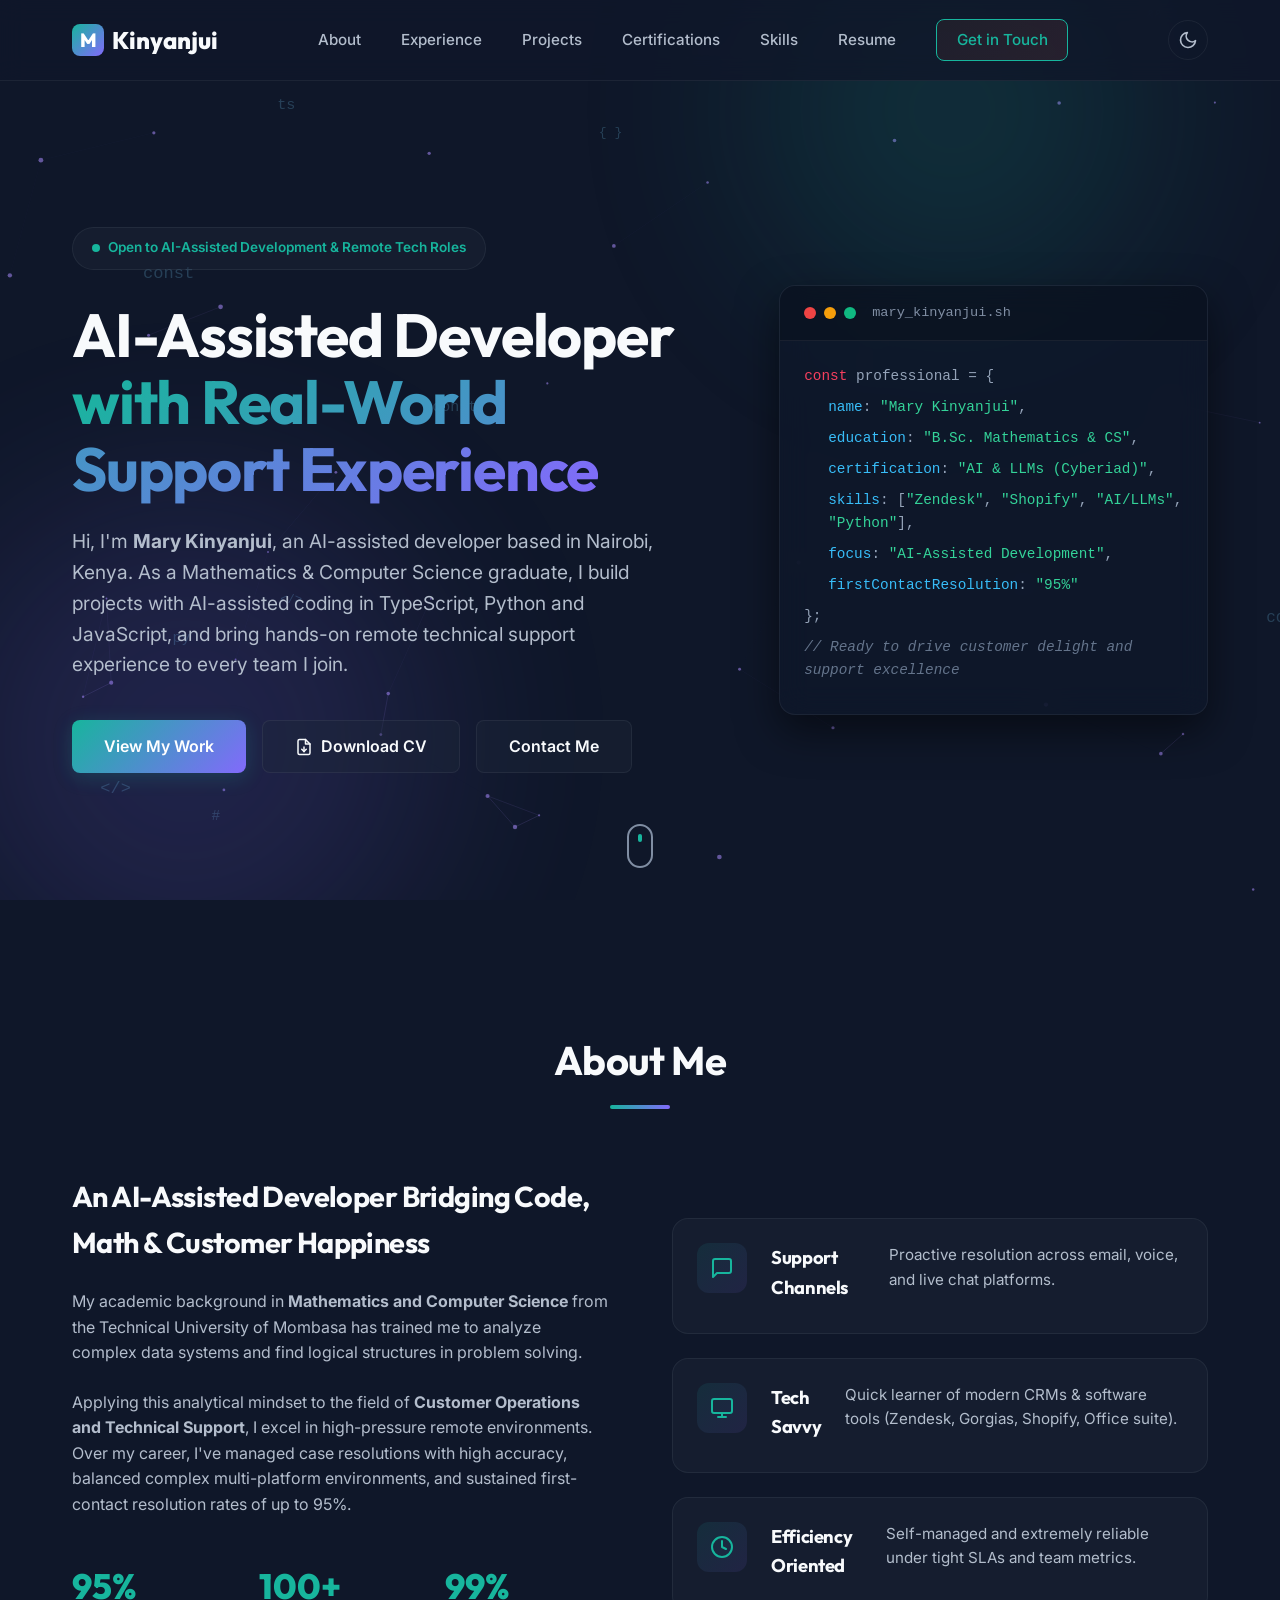
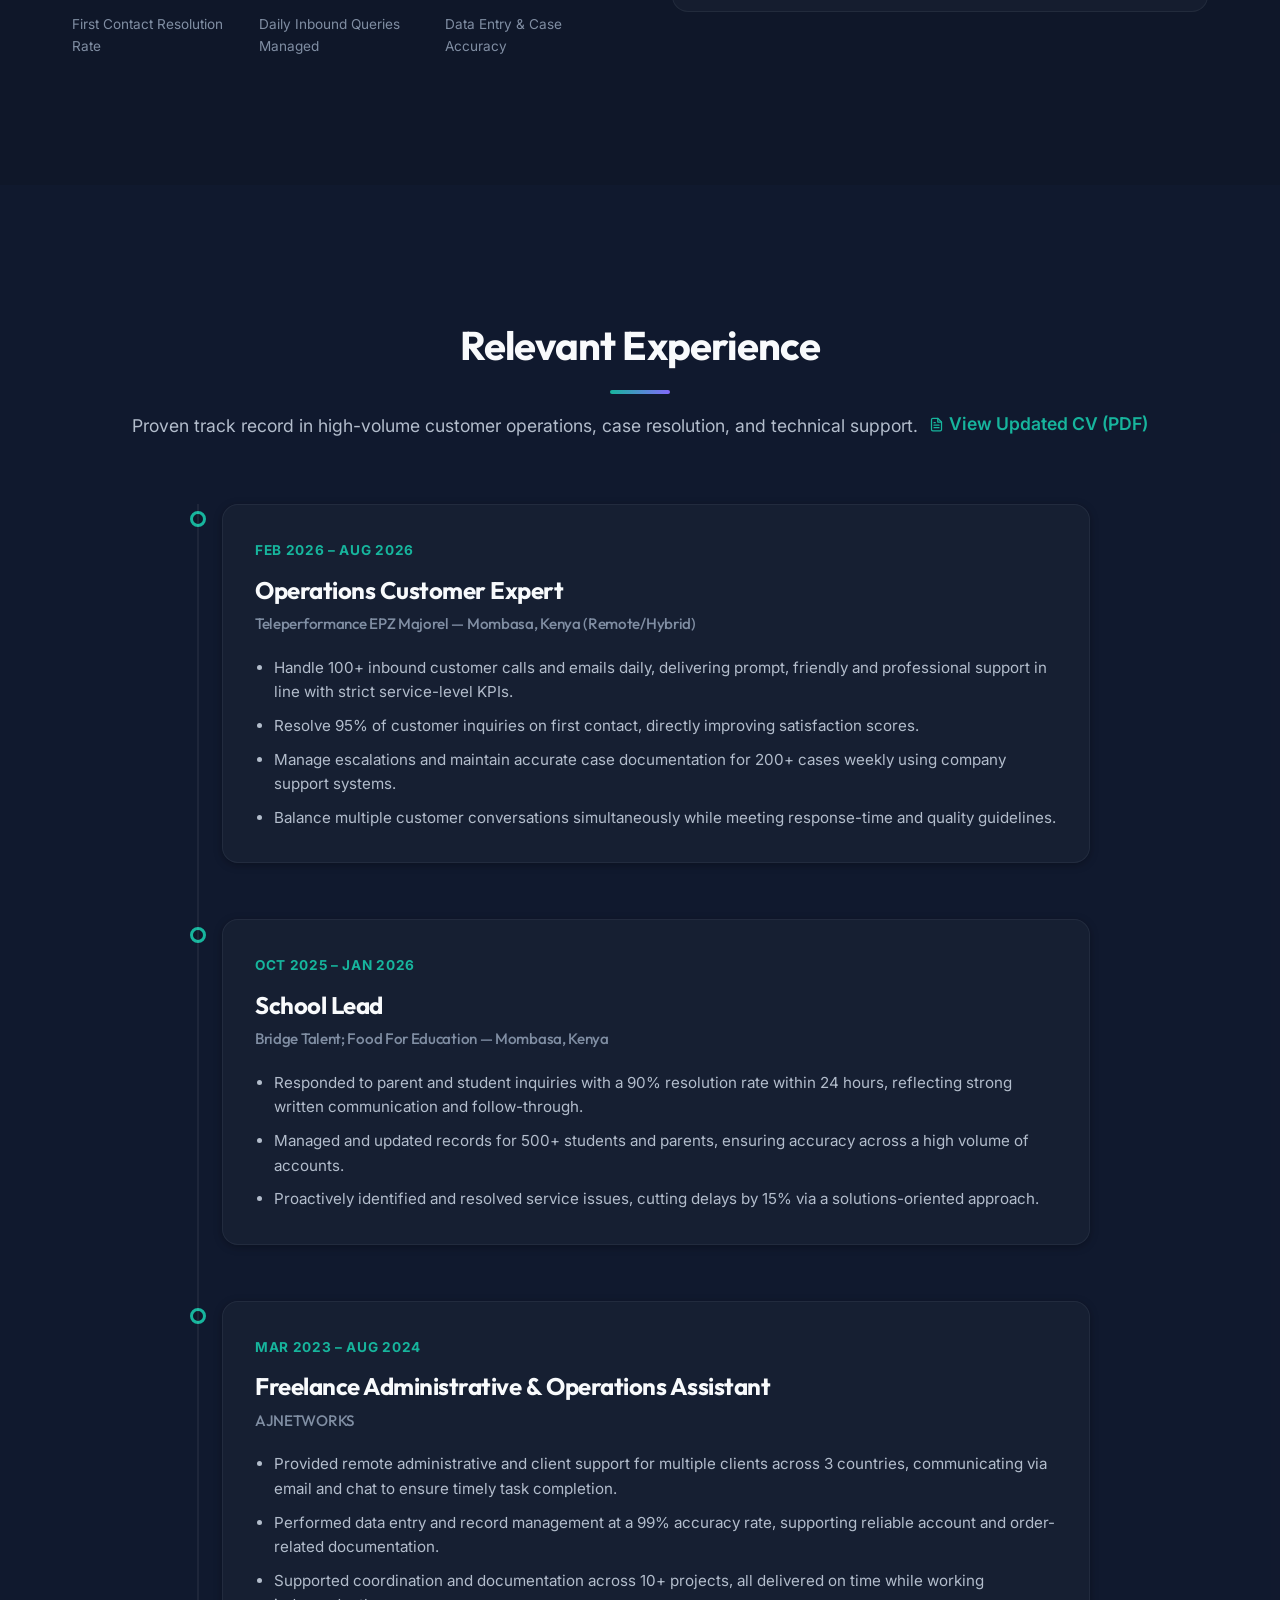
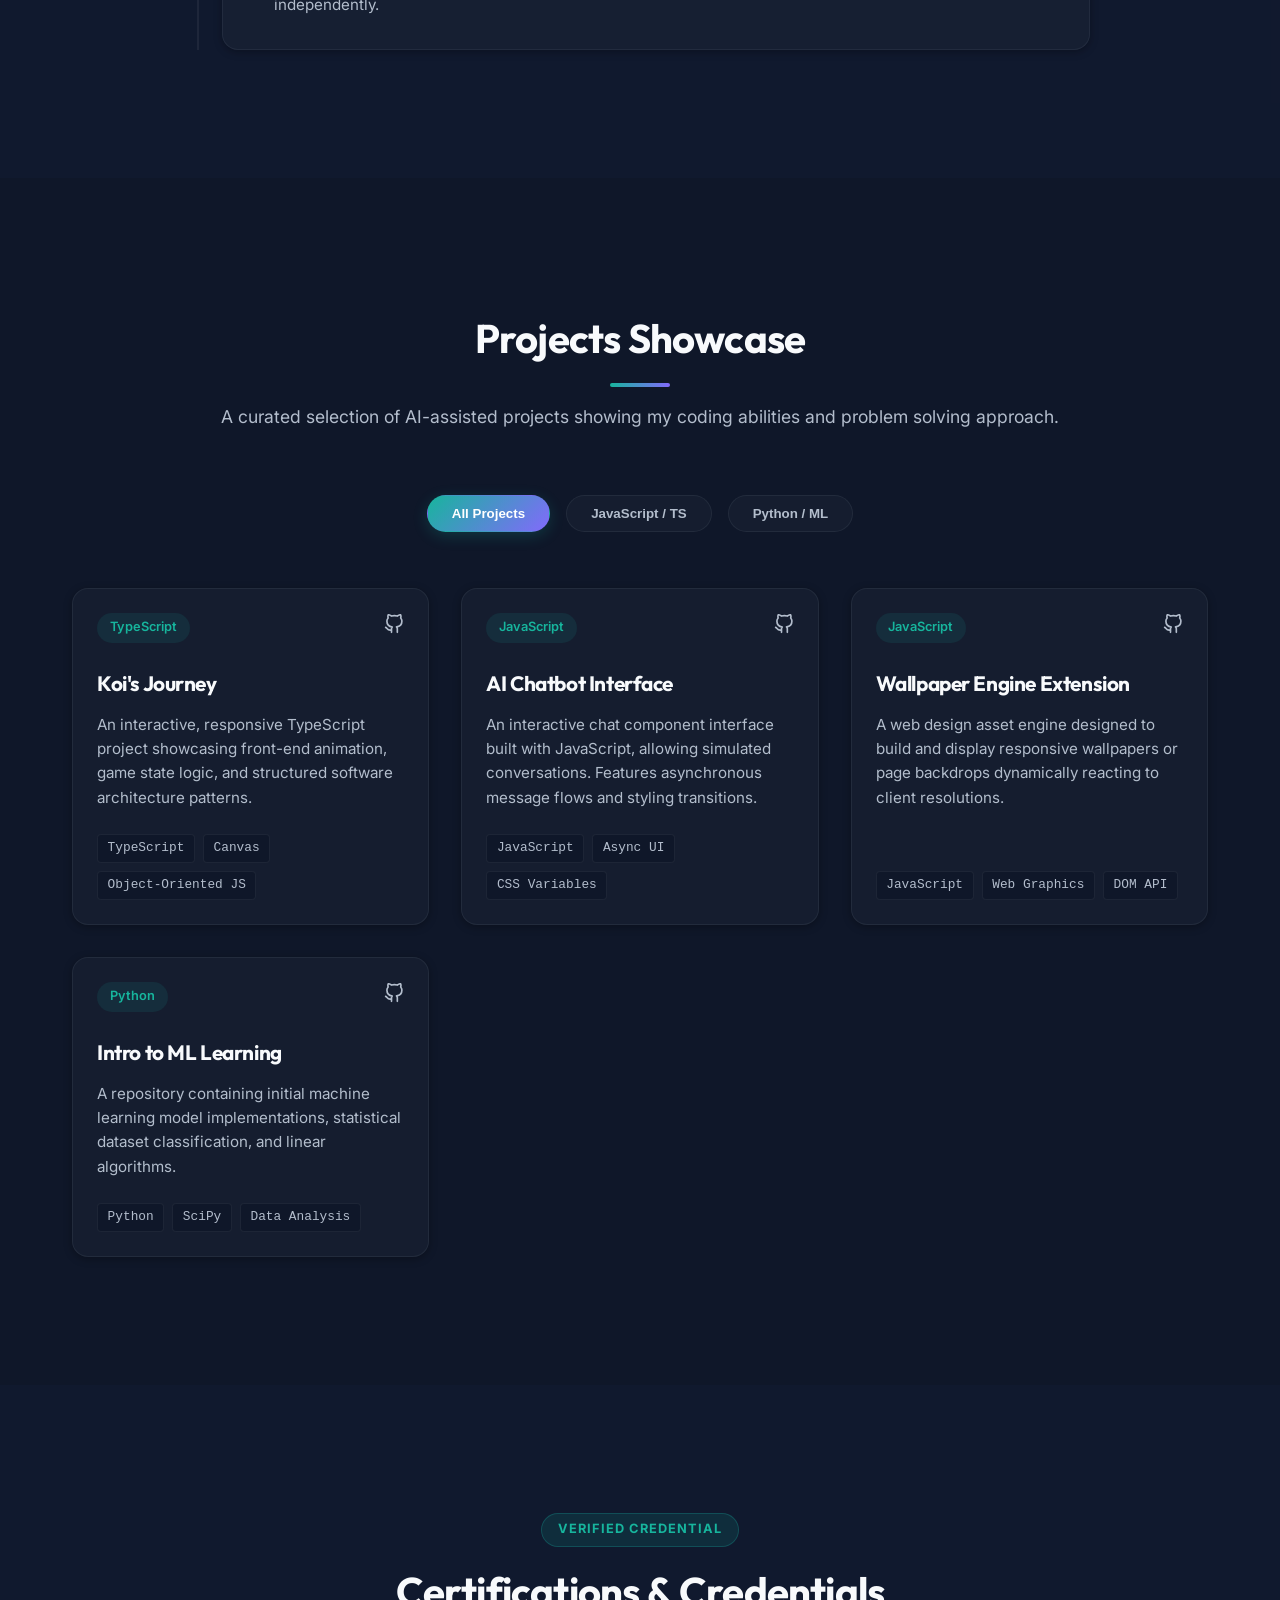
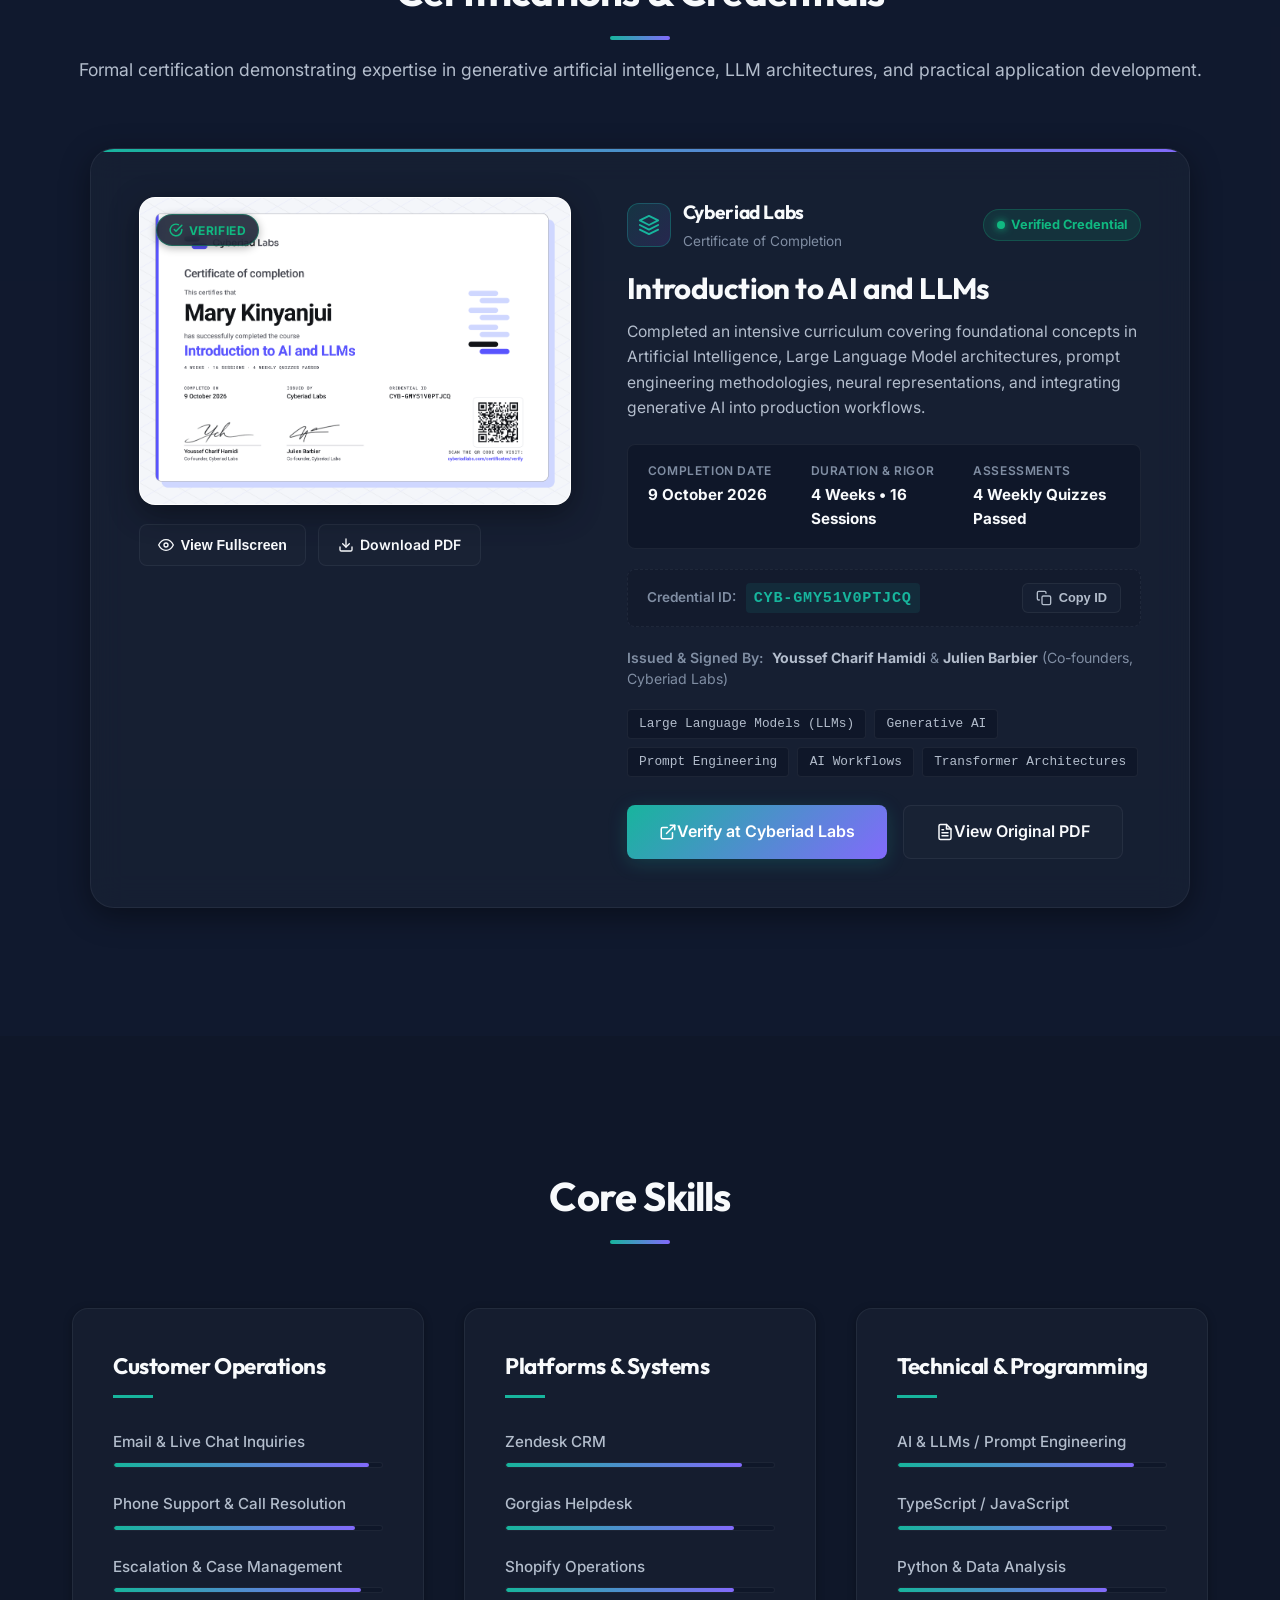
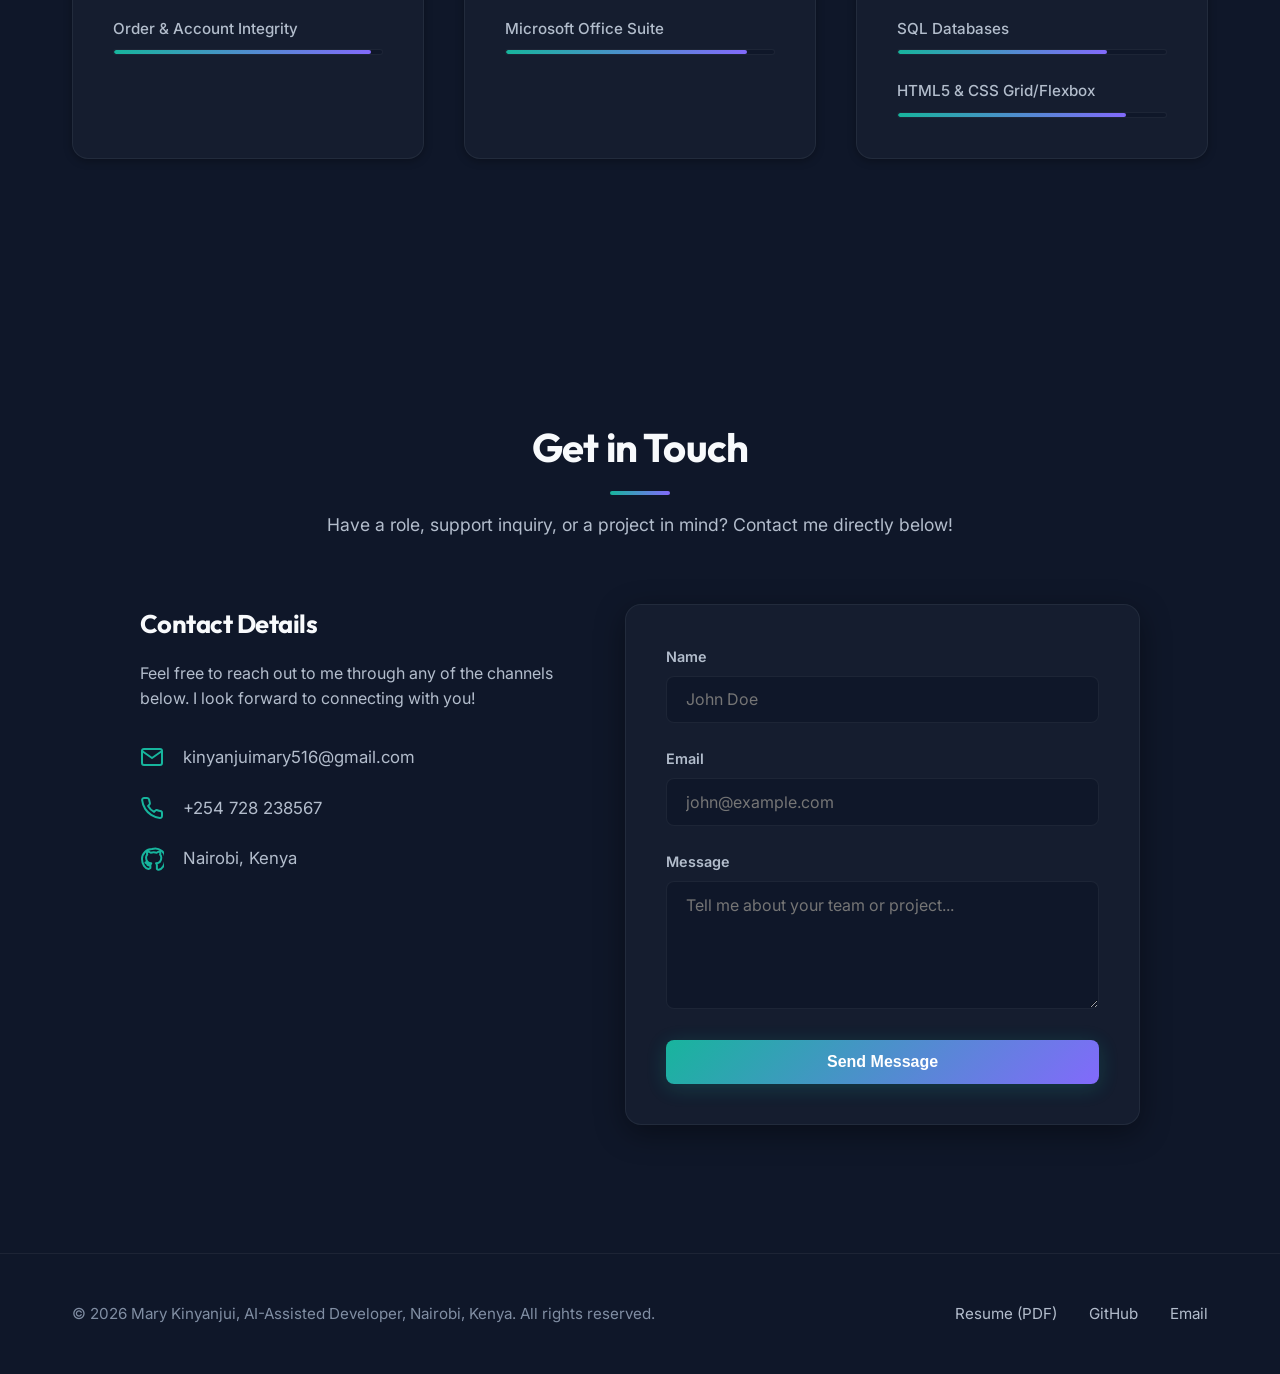
<file: index.html>
<!DOCTYPE html>
<html lang="en" data-theme="dark">
<head>
  <meta charset="UTF-8">
  <meta name="viewport" content="width=device-width, initial-scale=1.0">
  <!-- SEO: Primary meta tags (target keyword: AI-assisted developer) -->
  <title>Mary Kinyanjui | AI-Assisted Developer in Nairobi, Kenya</title>
  <meta name="description" content="Mary Kinyanjui is an AI-assisted developer in Nairobi, Kenya, open to remote roles. Projects in TypeScript, Python and JavaScript. View portfolio and CV.">
  <meta name="author" content="Mary Kinyanjui">
  <meta name="keywords" content="Mary Kinyanjui, Kinyanjui, Mary Kinyanjui portfolio, AI-assisted developer, TypeScript, Python, JavaScript, Nairobi, Kenya">
  <meta name="robots" content="index, follow">
  <link rel="canonical" href="https://m6a2r5y.github.io/Portfolio/">

  <!-- Google Search Console verification: paste your code from Search Console (URL prefix > HTML tag), then uncomment -->
  <!-- <meta name="google-site-verification" content="PASTE_YOUR_CODE_HERE"> -->

  <!-- Open Graph / social sharing -->
  <meta property="og:type" content="website">
  <meta property="og:url" content="https://m6a2r5y.github.io/Portfolio/">
  <meta property="og:title" content="Mary Kinyanjui | AI-Assisted Developer in Nairobi, Kenya">
  <meta property="og:description" content="AI-assisted developer in Nairobi, Kenya, open to remote roles. Projects in TypeScript, Python and JavaScript.">
  <meta property="og:site_name" content="Mary Kinyanjui Portfolio">
  <meta property="og:locale" content="en_US">
  <meta name="twitter:card" content="summary">
  <meta name="twitter:title" content="Mary Kinyanjui | AI-Assisted Developer in Nairobi, Kenya">
  <meta name="twitter:description" content="AI-assisted developer in Nairobi, Kenya, open to remote roles. Projects in TypeScript, Python and JavaScript.">

  <!-- Structured data: helps Google understand who this site is about -->
  <script type="application/ld+json">
  {
    "@context": "https://schema.org",
    "@type": "Person",
    "name": "Mary Kinyanjui",
    "alternateName": ["Kinyanjui Mary", "Mary Kinyanjui Kenya"],
    "jobTitle": "AI-Assisted Developer",
    "url": "https://m6a2r5y.github.io/Portfolio/",
    "email": "mailto:kinyanjuimary516@gmail.com",
    "address": {
      "@type": "PostalAddress",
      "addressLocality": "Nairobi",
      "addressCountry": "KE"
    },
    "alumniOf": {
      "@type": "CollegeOrUniversity",
      "name": "Technical University of Mombasa"
    },
    "knowsAbout": ["JavaScript", "TypeScript", "Python", "HTML", "CSS", "SQL", "Large Language Models", "Technical Support"],
    "sameAs": ["https://github.com/M6A2R5Y"]
  }
  </script>

  <!-- Google Fonts -->
  <link rel="preconnect" href="https://fonts.googleapis.com">
  <link rel="preconnect" href="https://fonts.gstatic.com" crossorigin>
  <link href="https://fonts.googleapis.com/css2?family=Inter:wght@300;400;500;600;700&family=Outfit:wght@400;600;700;800&display=swap" rel="stylesheet">
  <!-- Custom Stylesheet -->
  <link rel="stylesheet" href="styles.css">
</head>
<body>
  <canvas id="bg-canvas" aria-hidden="true"></canvas>
  <div class="cursor-glow" aria-hidden="true"></div>

  <!-- Navigation -->
  <header class="navbar">
    <div class="nav-container">
      <a href="#" class="nav-logo">
        <span class="logo-m">M</span>
        <span class="logo-text">Kinyanjui</span>
      </a>
      <nav class="nav-menu">
        <a href="#about" class="nav-link">About</a>
        <a href="#experience" class="nav-link">Experience</a>
        <a href="#projects" class="nav-link">Projects</a>
        <a href="#certifications" class="nav-link">Certifications</a>
        <a href="#skills" class="nav-link">Skills</a>
        <a href="Mary Kinyanjui.pdf" target="_blank" class="nav-link">Resume</a>
        <a href="#contact" class="nav-link btn-contact">Get in Touch</a>
      </nav>
      <div class="nav-actions">
        <button id="theme-toggle" class="theme-btn" aria-label="Toggle light/dark theme">
          <!-- Moon Icon (Dark Mode Active) -->
          <svg class="icon icon-moon" xmlns="http://www.w3.org/2000/svg" viewBox="0 0 24 24" fill="none" stroke="currentColor" stroke-width="2" stroke-linecap="round" stroke-linejoin="round"><path d="M21 12.79A9 9 0 1 1 11.21 3 7 7 0 0 0 21 12.79z"></path></svg>
          <!-- Sun Icon (Light Mode Active) -->
          <svg class="icon icon-sun" xmlns="http://www.w3.org/2000/svg" viewBox="0 0 24 24" fill="none" stroke="currentColor" stroke-width="2" stroke-linecap="round" stroke-linejoin="round"><circle cx="12" cy="12" r="5"></circle><line x1="12" y1="1" x2="12" y2="3"></line><line x1="12" y1="21" x2="12" y2="23"></line><line x1="4.22" y1="4.22" x2="5.64" y2="5.64"></line><line x1="18.36" y1="18.36" x2="19.78" y2="19.78"></line><line x1="1" y1="12" x2="3" y2="12"></line><line x1="21" y1="12" x2="23" y2="12"></line><line x1="4.22" y1="19.78" x2="5.64" y2="18.36"></line><line x1="18.36" y1="5.64" x2="19.78" y2="4.22"></line></svg>
        </button>
        <button class="mobile-toggle" aria-label="Toggle mobile menu">
          <span></span>
          <span></span>
          <span></span>
        </button>
      </div>
    </div>
  </header>

  <main>
    <!-- Hero Section -->
    <section class="hero-section">
      <div class="hero-bg-blobs">
        <div class="blob blob-1"></div>
        <div class="blob blob-2"></div>
      </div>
      <div class="container hero-container">
        <div class="hero-content">
          <div class="hero-badge reveal">
            <span class="badge-dot"></span> Open to AI-Assisted Development & Remote Tech Roles
          </div>
          <h1 class="hero-title reveal">
            AI-Assisted Developer <br>
            <span class="gradient-text">with Real-World Support Experience</span>
          </h1>
          <p class="hero-subtitle reveal">
            Hi, I'm <strong>Mary Kinyanjui</strong>, an AI-assisted developer based in Nairobi, Kenya. As a Mathematics & Computer Science graduate, I build projects with AI-assisted coding in TypeScript, Python and JavaScript, and bring hands-on remote technical support experience to every team I join.
          </p>
          <div class="hero-cta reveal">
            <a href="#projects" class="btn btn-primary">View My Work</a>
            <a href="Mary Kinyanjui.pdf" target="_blank" class="btn btn-secondary btn-cv-hero">
              <svg xmlns="http://www.w3.org/2000/svg" width="18" height="18" viewBox="0 0 24 24" fill="none" stroke="currentColor" stroke-width="2" stroke-linecap="round" stroke-linejoin="round"><path d="M14 2H6a2 2 0 0 0-2 2v16a2 2 0 0 0 2 2h12a2 2 0 0 0 2-2V8z"></path><polyline points="14 2 14 8 20 8"></polyline><line x1="12" y1="18" x2="12" y2="12"></line><line x1="9" y1="15" x2="12" y2="18"></line><line x1="15" y1="15" x2="12" y2="18"></line></svg>
              Download CV
            </a>
            <a href="#contact" class="btn btn-secondary">Contact Me</a>
          </div>
        </div>
        <div class="hero-visual reveal">
          <div class="visual-card">
            <div class="card-header">
              <span class="dot red"></span>
              <span class="dot yellow"></span>
              <span class="dot green"></span>
              <span class="card-title">mary_kinyanjui.sh</span>
            </div>
            <div class="card-body">
              <p class="code-line"><span class="code-keyword">const</span> professional = {</p>
              <p class="code-line indent"><span class="code-prop">name</span>: <span class="code-val">"Mary Kinyanjui"</span>,</p>
              <p class="code-line indent"><span class="code-prop">education</span>: <span class="code-val">"B.Sc. Mathematics & CS"</span>,</p>
              <p class="code-line indent"><span class="code-prop">certification</span>: <span class="code-val">"AI & LLMs (Cyberiad)"</span>,</p>
              <p class="code-line indent"><span class="code-prop">skills</span>: [<span class="code-val">"Zendesk"</span>, <span class="code-val">"Shopify"</span>, <span class="code-val">"AI/LLMs"</span>, <span class="code-val">"Python"</span>],</p>
              <p class="code-line indent"><span class="code-prop">focus</span>: <span class="code-val">"AI-Assisted Development"</span>,</p>
              <p class="code-line indent"><span class="code-prop">firstContactResolution</span>: <span class="code-val">"95%"</span></p>
              <p class="code-line">};</p>
              <p class="code-line"><span class="code-comment">// Ready to drive customer delight and support excellence</span></p>
            </div>
          </div>
        </div>
      </div>
      <div class="scroll-indicator">
        <a href="#about" aria-label="Scroll to About Me section">
          <div class="mouse">
            <div class="wheel"></div>
          </div>
        </a>
      </div>
    </section>

    <!-- About Section -->
    <section id="about" class="about-section section-padding">
      <div class="container">
        <div class="section-header align-center">
          <h2 class="section-title">About Me</h2>
          <div class="section-underline"></div>
        </div>
        <div class="about-grid">
          <div class="about-text-column">
            <h3>An AI-Assisted Developer Bridging Code, Math & Customer Happiness</h3>
            <p>
              My academic background in <strong>Mathematics and Computer Science</strong> from the Technical University of Mombasa has trained me to analyze complex data systems and find logical structures in problem solving.
            </p>
            <p>
              Applying this analytical mindset to the field of <strong>Customer Operations and Technical Support</strong>, I excel in high-pressure remote environments. Over my career, I've managed case resolutions with high accuracy, balanced complex multi-platform environments, and sustained first-contact resolution rates of up to 95%.
            </p>
            <div class="metrics-grid">
              <div class="metric-item">
                <span class="metric-number">95%</span>
                <span class="metric-label">First Contact Resolution Rate</span>
              </div>
              <div class="metric-item">
                <span class="metric-number">100+</span>
                <span class="metric-label">Daily Inbound Queries Managed</span>
              </div>
              <div class="metric-item">
                <span class="metric-number">99%</span>
                <span class="metric-label">Data Entry & Case Accuracy</span>
              </div>
            </div>
          </div>
          <div class="about-card-column">
            <div class="feature-card">
              <div class="feature-icon">
                <svg xmlns="http://www.w3.org/2000/svg" width="24" height="24" viewBox="0 0 24 24" fill="none" stroke="currentColor" stroke-width="2" stroke-linecap="round" stroke-linejoin="round"><path d="M21 15a2 2 0 0 1-2 2H7l-4 4V5a2 2 0 0 1 2-2h14a2 2 0 0 1 2 2z"></path></svg>
              </div>
              <h4>Support Channels</h4>
              <p>Proactive resolution across email, voice, and live chat platforms.</p>
            </div>
            <div class="feature-card">
              <div class="feature-icon">
                <svg xmlns="http://www.w3.org/2000/svg" width="24" height="24" viewBox="0 0 24 24" fill="none" stroke="currentColor" stroke-width="2" stroke-linecap="round" stroke-linejoin="round"><rect x="2" y="3" width="20" height="14" rx="2" ry="2"></rect><line x1="8" y1="21" x2="16" y2="21"></line><line x1="12" y1="17" x2="12" y2="21"></line></svg>
              </div>
              <h4>Tech Savvy</h4>
              <p>Quick learner of modern CRMs & software tools (Zendesk, Gorgias, Shopify, Office suite).</p>
            </div>
            <div class="feature-card">
              <div class="feature-icon">
                <svg xmlns="http://www.w3.org/2000/svg" width="24" height="24" viewBox="0 0 24 24" fill="none" stroke="currentColor" stroke-width="2" stroke-linecap="round" stroke-linejoin="round"><circle cx="12" cy="12" r="10"></circle><polyline points="12 6 12 12 16 14"></polyline></svg>
              </div>
              <h4>Efficiency Oriented</h4>
              <p>Self-managed and extremely reliable under tight SLAs and team metrics.</p>
            </div>
          </div>
        </div>
      </div>
    </section>

    <!-- Experience Section -->
    <section id="experience" class="experience-section section-padding bg-alt">
      <div class="container">
        <div class="section-header align-center">
          <h2 class="section-title">Relevant Experience</h2>
          <div class="section-underline"></div>
          <p class="section-description">
            Proven track record in high-volume customer operations, case resolution, and technical support.
            <a href="Mary Kinyanjui.pdf" target="_blank" class="cv-link-inline">
              <svg xmlns="http://www.w3.org/2000/svg" width="15" height="15" viewBox="0 0 24 24" fill="none" stroke="currentColor" stroke-width="2" stroke-linecap="round" stroke-linejoin="round"><path d="M14 2H6a2 2 0 0 0-2 2v16a2 2 0 0 0 2 2h12a2 2 0 0 0 2-2V8z"></path><polyline points="14 2 14 8 20 8"></polyline><line x1="16" y1="13" x2="8" y2="13"></line><line x1="16" y1="17" x2="8" y2="17"></line><polyline points="10 9 9 9 8 9"></polyline></svg>
              View Updated CV (PDF)
            </a>
          </p>
        </div>
        
        <div class="timeline">
          <!-- Experience Item 1 -->
          <div class="timeline-item">
            <div class="timeline-marker"></div>
            <div class="timeline-content">
              <span class="timeline-date">Feb 2026 – Aug 2026</span>
              <h3 class="timeline-role">Operations Customer Expert</h3>
              <h4 class="timeline-company">Teleperformance EPZ Majorel — Mombasa, Kenya (Remote/Hybrid)</h4>
              <ul class="timeline-details">
                <li>Handle 100+ inbound customer calls and emails daily, delivering prompt, friendly and professional support in line with strict service-level KPIs.</li>
                <li>Resolve 95% of customer inquiries on first contact, directly improving satisfaction scores.</li>
                <li>Manage escalations and maintain accurate case documentation for 200+ cases weekly using company support systems.</li>
                <li>Balance multiple customer conversations simultaneously while meeting response-time and quality guidelines.</li>
              </ul>
            </div>
          </div>

          <!-- Experience Item 2 -->
          <div class="timeline-item">
            <div class="timeline-marker"></div>
            <div class="timeline-content">
              <span class="timeline-date">Oct 2025 – Jan 2026</span>
              <h3 class="timeline-role">School Lead</h3>
              <h4 class="timeline-company">Bridge Talent; Food For Education — Mombasa, Kenya</h4>
              <ul class="timeline-details">
                <li>Responded to parent and student inquiries with a 90% resolution rate within 24 hours, reflecting strong written communication and follow-through.</li>
                <li>Managed and updated records for 500+ students and parents, ensuring accuracy across a high volume of accounts.</li>
                <li>Proactively identified and resolved service issues, cutting delays by 15% via a solutions-oriented approach.</li>
              </ul>
            </div>
          </div>

          <!-- Experience Item 3 -->
          <div class="timeline-item">
            <div class="timeline-marker"></div>
            <div class="timeline-content">
              <span class="timeline-date">Mar 2023 – Aug 2024</span>
              <h3 class="timeline-role">Freelance Administrative & Operations Assistant</h3>
              <h4 class="timeline-company">AJNETWORKS</h4>
              <ul class="timeline-details">
                <li>Provided remote administrative and client support for multiple clients across 3 countries, communicating via email and chat to ensure timely task completion.</li>
                <li>Performed data entry and record management at a 99% accuracy rate, supporting reliable account and order-related documentation.</li>
                <li>Supported coordination and documentation across 10+ projects, all delivered on time while working independently.</li>
              </ul>
            </div>
          </div>
        </div>
      </div>
    </section>

    <!-- Projects Section -->
    <section id="projects" class="projects-section section-padding">
      <div class="container">
        <div class="section-header align-center">
          <h2 class="section-title">Projects Showcase</h2>
          <div class="section-underline"></div>
          <p class="section-description">A curated selection of AI-assisted projects showing my coding abilities and problem solving approach.</p>
        </div>

        <div class="project-filters">
          <button class="filter-btn active" data-filter="all">All Projects</button>
          <button class="filter-btn" data-filter="javascript">JavaScript / TS</button>
          <button class="filter-btn" data-filter="python">Python / ML</button>
        </div>

        <div class="projects-grid">
          <!-- Project Card 1 -->
          <div class="project-card" data-category="javascript">
            <div class="project-header">
              <span class="project-tag">TypeScript</span>
              <a href="https://github.com/M6A2R5Y/Koi-s-journey" target="_blank" rel="noopener noreferrer" class="project-link" aria-label="View Koi's Journey repository">
                <svg xmlns="http://www.w3.org/2000/svg" width="20" height="20" viewBox="0 0 24 24" fill="none" stroke="currentColor" stroke-width="2" stroke-linecap="round" stroke-linejoin="round"><path d="M9 19c-5 1.5-5-2.5-7-3m14 6v-3.87a3.37 3.37 0 0 0-.94-2.61c3.14-.35 6.44-1.54 6.44-7A5.44 5.44 0 0 0 20 4.77 5.07 5.07 0 0 0 19.91 1S18.73.65 16 2.48a13.38 13.38 0 0 0-7 0C6.27.65 5.09 1 5.09 1A5.07 5.07 0 0 0 5 4.77a5.44 5.44 0 0 0-1.5 3.78c0 5.42 3.3 6.61 6.44 7A3.37 3.37 0 0 0 9 18.13V22"></path></svg>
              </a>
            </div>
            <div class="project-content">
              <h3>Koi's Journey</h3>
              <p>An interactive, responsive TypeScript project showcasing front-end animation, game state logic, and structured software architecture patterns.</p>
              <div class="project-tech">
                <span>TypeScript</span>
                <span>Canvas</span>
                <span>Object-Oriented JS</span>
              </div>
            </div>
          </div>

          <!-- Project Card 2 -->
          <div class="project-card" data-category="javascript">
            <div class="project-header">
              <span class="project-tag">JavaScript</span>
              <a href="https://github.com/M6A2R5Y/Chatbot" target="_blank" rel="noopener noreferrer" class="project-link" aria-label="View Chatbot repository">
                <svg xmlns="http://www.w3.org/2000/svg" width="20" height="20" viewBox="0 0 24 24" fill="none" stroke="currentColor" stroke-width="2" stroke-linecap="round" stroke-linejoin="round"><path d="M9 19c-5 1.5-5-2.5-7-3m14 6v-3.87a3.37 3.37 0 0 0-.94-2.61c3.14-.35 6.44-1.54 6.44-7A5.44 5.44 0 0 0 20 4.77 5.07 5.07 0 0 0 19.91 1S18.73.65 16 2.48a13.38 13.38 0 0 0-7 0C6.27.65 5.09 1 5.09 1A5.07 5.07 0 0 0 5 4.77a5.44 5.44 0 0 0-1.5 3.78c0 5.42 3.3 6.61 6.44 7A3.37 3.37 0 0 0 9 18.13V22"></path></svg>
              </a>
            </div>
            <div class="project-content">
              <h3>AI Chatbot Interface</h3>
              <p>An interactive chat component interface built with JavaScript, allowing simulated conversations. Features asynchronous message flows and styling transitions.</p>
              <div class="project-tech">
                <span>JavaScript</span>
                <span>Async UI</span>
                <span>CSS Variables</span>
              </div>
            </div>
          </div>

          <!-- Project Card 3 -->
          <div class="project-card" data-category="javascript">
            <div class="project-header">
              <span class="project-tag">JavaScript</span>
              <a href="https://github.com/M6A2R5Y/wallpaper" target="_blank" rel="noopener noreferrer" class="project-link" aria-label="View Wallpaper repository">
                <svg xmlns="http://www.w3.org/2000/svg" width="20" height="20" viewBox="0 0 24 24" fill="none" stroke="currentColor" stroke-width="2" stroke-linecap="round" stroke-linejoin="round"><path d="M9 19c-5 1.5-5-2.5-7-3m14 6v-3.87a3.37 3.37 0 0 0-.94-2.61c3.14-.35 6.44-1.54 6.44-7A5.44 5.44 0 0 0 20 4.77 5.07 5.07 0 0 0 19.91 1S18.73.65 16 2.48a13.38 13.38 0 0 0-7 0C6.27.65 5.09 1 5.09 1A5.07 5.07 0 0 0 5 4.77a5.44 5.44 0 0 0-1.5 3.78c0 5.42 3.3 6.61 6.44 7A3.37 3.37 0 0 0 9 18.13V22"></path></svg>
              </a>
            </div>
            <div class="project-content">
              <h3>Wallpaper Engine Extension</h3>
              <p>A web design asset engine designed to build and display responsive wallpapers or page backdrops dynamically reacting to client resolutions.</p>
              <div class="project-tech">
                <span>JavaScript</span>
                <span>Web Graphics</span>
                <span>DOM API</span>
              </div>
            </div>
          </div>

          <!-- Project Card 4 -->
          <div class="project-card" data-category="python">
            <div class="project-header">
              <span class="project-tag">Python</span>
              <a href="https://github.com/M6A2R5Y/ML" target="_blank" rel="noopener noreferrer" class="project-link" aria-label="View ML repository">
                <svg xmlns="http://www.w3.org/2000/svg" width="20" height="20" viewBox="0 0 24 24" fill="none" stroke="currentColor" stroke-width="2" stroke-linecap="round" stroke-linejoin="round"><path d="M9 19c-5 1.5-5-2.5-7-3m14 6v-3.87a3.37 3.37 0 0 0-.94-2.61c3.14-.35 6.44-1.54 6.44-7A5.44 5.44 0 0 0 20 4.77 5.07 5.07 0 0 0 19.91 1S18.73.65 16 2.48a13.38 13.38 0 0 0-7 0C6.27.65 5.09 1 5.09 1A5.07 5.07 0 0 0 5 4.77a5.44 5.44 0 0 0-1.5 3.78c0 5.42 3.3 6.61 6.44 7A3.37 3.37 0 0 0 9 18.13V22"></path></svg>
              </a>
            </div>
            <div class="project-content">
              <h3>Intro to ML Learning</h3>
              <p>A repository containing initial machine learning model implementations, statistical dataset classification, and linear algorithms.</p>
              <div class="project-tech">
                <span>Python</span>
                <span>SciPy</span>
                <span>Data Analysis</span>
              </div>
            </div>
          </div>
        </div>
      </div>
    </section>

    <!-- Certifications Section -->
    <section id="certifications" class="certifications-section section-padding bg-alt">
      <div class="container">
        <div class="section-header align-center">
          <div class="badge-tag reveal">Verified Credential</div>
          <h2 class="section-title">Certifications & Credentials</h2>
          <div class="section-underline"></div>
          <p class="section-description">Formal certification demonstrating expertise in generative artificial intelligence, LLM architectures, and practical application development.</p>
        </div>

        <div class="cert-grid">
          <!-- Featured Certificate Card -->
          <div class="cert-card-featured reveal">
            <div class="cert-preview-col">
              <div class="cert-image-wrapper" id="cert-preview-trigger" role="button" tabindex="0" aria-label="Open certificate preview in fullscreen">
                <img src="cyberiad-ai-llm-certificate.png" alt="Cyberiad Labs Certificate of Completion - Introduction to AI and LLMs for Mary Kinyanjui" class="cert-img" loading="lazy">
                <div class="cert-image-overlay">
                  <div class="cert-zoom-btn">
                    <svg xmlns="http://www.w3.org/2000/svg" width="22" height="22" viewBox="0 0 24 24" fill="none" stroke="currentColor" stroke-width="2" stroke-linecap="round" stroke-linejoin="round"><circle cx="11" cy="11" r="8"></circle><line x1="21" y1="21" x2="16.65" y2="16.65"></line><line x1="11" y1="8" x2="11" y2="14"></line><line x1="8" y1="11" x2="14" y2="11"></line></svg>
                    <span>Click to Expand</span>
                  </div>
                </div>
                <div class="cert-badge-floating">
                  <svg xmlns="http://www.w3.org/2000/svg" width="14" height="14" viewBox="0 0 24 24" fill="none" stroke="currentColor" stroke-width="2.5" stroke-linecap="round" stroke-linejoin="round"><path d="M22 11.08V12a10 10 0 1 1-5.93-9.14"></path><polyline points="22 4 12 14.01 9 11.01"></polyline></svg>
                  Verified
                </div>
              </div>
              <div class="cert-preview-actions">
                <button type="button" class="btn btn-secondary btn-sm" id="btn-quick-preview">
                  <svg xmlns="http://www.w3.org/2000/svg" width="16" height="16" viewBox="0 0 24 24" fill="none" stroke="currentColor" stroke-width="2" stroke-linecap="round" stroke-linejoin="round"><path d="M1 12s4-8 11-8 11 8 11 8-4 8-11 8-11-8-11-8z"></path><circle cx="12" cy="12" r="3"></circle></svg>
                  View Fullscreen
                </button>
                <a href="cyberiad-ai-llm-certificate.pdf" target="_blank" class="btn btn-secondary btn-sm">
                  <svg xmlns="http://www.w3.org/2000/svg" width="16" height="16" viewBox="0 0 24 24" fill="none" stroke="currentColor" stroke-width="2" stroke-linecap="round" stroke-linejoin="round"><path d="M21 15v4a2 2 0 0 1-2 2H5a2 2 0 0 1-2-2v-4"></path><polyline points="7 10 12 15 17 10"></polyline><line x1="12" y1="15" x2="12" y2="3"></line></svg>
                  Download PDF
                </a>
              </div>
            </div>

            <div class="cert-info-col">
              <div class="cert-issuer-header">
                <div class="cert-org">
                  <div class="cert-org-icon">
                    <svg xmlns="http://www.w3.org/2000/svg" width="22" height="22" viewBox="0 0 24 24" fill="none" stroke="currentColor" stroke-width="2" stroke-linecap="round" stroke-linejoin="round"><polygon points="12 2 2 7 12 12 22 7 12 2"></polygon><polyline points="2 17 12 22 22 17"></polyline><polyline points="2 12 12 17 22 12"></polyline></svg>
                  </div>
                  <div>
                    <h3 class="cert-org-name">Cyberiad Labs</h3>
                    <span class="cert-program-meta">Certificate of Completion</span>
                  </div>
                </div>
                <div class="cert-status-badge">
                  <span class="status-indicator"></span> Verified Credential
                </div>
              </div>

              <h3 class="cert-title">Introduction to AI and LLMs</h3>

              <p class="cert-description">
                Completed an intensive curriculum covering foundational concepts in Artificial Intelligence, Large Language Model architectures, prompt engineering methodologies, neural representations, and integrating generative AI into production workflows.
              </p>

              <div class="cert-meta-box">
                <div class="cert-meta-item">
                  <span class="meta-label">Completion Date</span>
                  <span class="meta-value">9 October 2026</span>
                </div>
                <div class="cert-meta-item">
                  <span class="meta-label">Duration & Rigor</span>
                  <span class="meta-value">4 Weeks &bull; 16 Sessions</span>
                </div>
                <div class="cert-meta-item">
                  <span class="meta-label">Assessments</span>
                  <span class="meta-value">4 Weekly Quizzes Passed</span>
                </div>
              </div>

              <!-- Credential ID Box with Copy Button -->
              <div class="cert-credential-box">
                <div class="credential-info">
                  <span class="credential-label">Credential ID:</span>
                  <code class="credential-id" id="credential-id-val">CYB-GMY51V0PTJCQ</code>
                </div>
                <button type="button" class="btn-copy-id" id="copy-credential-btn" aria-label="Copy Credential ID">
                  <svg class="copy-icon-default" xmlns="http://www.w3.org/2000/svg" width="16" height="16" viewBox="0 0 24 24" fill="none" stroke="currentColor" stroke-width="2" stroke-linecap="round" stroke-linejoin="round"><rect x="9" y="9" width="13" height="13" rx="2" ry="2"></rect><path d="M5 15H4a2 2 0 0 1-2-2V4a2 2 0 0 1 2-2h9a2 2 0 0 1 2 2v1"></path></svg>
                  <svg class="copy-icon-success" xmlns="http://www.w3.org/2000/svg" width="16" height="16" viewBox="0 0 24 24" fill="none" stroke="currentColor" stroke-width="2" stroke-linecap="round" stroke-linejoin="round" style="display:none;"><polyline points="20 6 9 17 4 12"></polyline></svg>
                  <span class="copy-text">Copy ID</span>
                </button>
              </div>

              <div class="cert-signers">
                <span class="signers-label">Issued & Signed By:</span>
                <span class="signers-names"><strong>Youssef Charif Hamidi</strong> & <strong>Julien Barbier</strong> (Co-founders, Cyberiad Labs)</span>
              </div>

              <div class="cert-topics">
                <span class="cert-topic-tag">Large Language Models (LLMs)</span>
                <span class="cert-topic-tag">Generative AI</span>
                <span class="cert-topic-tag">Prompt Engineering</span>
                <span class="cert-topic-tag">AI Workflows</span>
                <span class="cert-topic-tag">Transformer Architectures</span>
              </div>

              <div class="cert-cta-row">
                <a href="https://cyberiadlabs.com/certificates/verify" target="_blank" rel="noopener noreferrer" class="btn btn-primary">
                  <svg xmlns="http://www.w3.org/2000/svg" width="18" height="18" viewBox="0 0 24 24" fill="none" stroke="currentColor" stroke-width="2" stroke-linecap="round" stroke-linejoin="round"><path d="M18 13v6a2 2 0 0 1-2 2H5a2 2 0 0 1-2-2V8a2 2 0 0 1 2-2h6"></path><polyline points="15 3 21 3 21 9"></polyline><line x1="10" y1="14" x2="21" y2="3"></line></svg>
                  Verify at Cyberiad Labs
                </a>
                <a href="cyberiad-ai-llm-certificate.pdf" target="_blank" class="btn btn-secondary">
                  <svg xmlns="http://www.w3.org/2000/svg" width="18" height="18" viewBox="0 0 24 24" fill="none" stroke="currentColor" stroke-width="2" stroke-linecap="round" stroke-linejoin="round"><path d="M14 2H6a2 2 0 0 0-2 2v16a2 2 0 0 0 2 2h12a2 2 0 0 0 2-2V8z"></path><polyline points="14 2 14 8 20 8"></polyline><line x1="16" y1="13" x2="8" y2="13"></line><line x1="16" y1="17" x2="8" y2="17"></line><polyline points="10 9 9 9 8 9"></polyline></svg>
                  View Original PDF
                </a>
              </div>
            </div>
          </div>
        </div>
      </div>
    </section>

    <!-- Skills Section -->
    <section id="skills" class="skills-section section-padding">
      <div class="container">
        <div class="section-header align-center">
          <h2 class="section-title">Core Skills</h2>
          <div class="section-underline"></div>
        </div>

        <div class="skills-grid">
          <!-- Skill Category 1 -->
          <div class="skills-card">
            <h3>Customer Operations</h3>
            <ul class="skills-list">
              <li>
                <span class="skill-name">Email & Live Chat Inquiries</span>
                <div class="skill-bar"><div class="skill-progress" style="width: 95%;"></div></div>
              </li>
              <li>
                <span class="skill-name">Phone Support & Call Resolution</span>
                <div class="skill-bar"><div class="skill-progress" style="width: 90%;"></div></div>
              </li>
              <li>
                <span class="skill-name">Escalation & Case Management</span>
                <div class="skill-bar"><div class="skill-progress" style="width: 92%;"></div></div>
              </li>
              <li>
                <span class="skill-name">Order & Account Integrity</span>
                <div class="skill-bar"><div class="skill-progress" style="width: 96%;"></div></div>
              </li>
            </ul>
          </div>

          <!-- Skill Category 2 -->
          <div class="skills-card">
            <h3>Platforms & Systems</h3>
            <ul class="skills-list">
              <li>
                <span class="skill-name">Zendesk CRM</span>
                <div class="skill-bar"><div class="skill-progress" style="width: 88%;"></div></div>
              </li>
              <li>
                <span class="skill-name">Gorgias Helpdesk</span>
                <div class="skill-bar"><div class="skill-progress" style="width: 85%;"></div></div>
              </li>
              <li>
                <span class="skill-name">Shopify Operations</span>
                <div class="skill-bar"><div class="skill-progress" style="width: 85%;"></div></div>
              </li>
              <li>
                <span class="skill-name">Microsoft Office Suite</span>
                <div class="skill-bar"><div class="skill-progress" style="width: 90%;"></div></div>
              </li>
            </ul>
          </div>

          <!-- Skill Category 3 -->
          <div class="skills-card">
            <h3>Technical & Programming</h3>
            <ul class="skills-list">
              <li>
                <span class="skill-name">AI & LLMs / Prompt Engineering</span>
                <div class="skill-bar"><div class="skill-progress" style="width: 88%;"></div></div>
              </li>
              <li>
                <span class="skill-name">TypeScript / JavaScript</span>
                <div class="skill-bar"><div class="skill-progress" style="width: 80%;"></div></div>
              </li>
              <li>
                <span class="skill-name">Python & Data Analysis</span>
                <div class="skill-bar"><div class="skill-progress" style="width: 78%;"></div></div>
              </li>
              <li>
                <span class="skill-name">SQL Databases</span>
                <div class="skill-bar"><div class="skill-progress" style="width: 78%;"></div></div>
              </li>
              <li>
                <span class="skill-name">HTML5 & CSS Grid/Flexbox</span>
                <div class="skill-bar"><div class="skill-progress" style="width: 85%;"></div></div>
              </li>
            </ul>
          </div>
        </div>
      </div>
    </section>

    <!-- Contact Section -->
    <section id="contact" class="contact-section section-padding">
      <div class="container">
        <div class="section-header align-center">
          <h2 class="section-title">Get in Touch</h2>
          <div class="section-underline"></div>
          <p class="section-description">Have a role, support inquiry, or a project in mind? Contact me directly below!</p>
        </div>

        <div class="contact-grid">
          <!-- Contact Info -->
          <div class="contact-info">
            <h3>Contact Details</h3>
            <p>Feel free to reach out to me through any of the channels below. I look forward to connecting with you!</p>
            
            <div class="contact-links">
              <a href="mailto:kinyanjuimary516@gmail.com" class="info-item">
                <svg xmlns="http://www.w3.org/2000/svg" width="24" height="24" viewBox="0 0 24 24" fill="none" stroke="currentColor" stroke-width="2" stroke-linecap="round" stroke-linejoin="round"><path d="M4 4h16c1.1 0 2 .9 2 2v12c0 1.1-.9 2-2 2H4c-1.1 0-2-.9-2-2V6c0-1.1.9-2 2-2z"></path><polyline points="22,6 12,13 2,6"></polyline></svg>
                <span>kinyanjuimary516@gmail.com</span>
              </a>
              <a href="tel:+254728238567" class="info-item">
                <svg xmlns="http://www.w3.org/2000/svg" width="24" height="24" viewBox="0 0 24 24" fill="none" stroke="currentColor" stroke-width="2" stroke-linecap="round" stroke-linejoin="round"><path d="M22 16.92v3a2 2 0 0 1-2.18 2 19.79 19.79 0 0 1-8.63-3.07 19.5 19.5 0 0 1-6-6 19.79 19.79 0 0 1-3.07-8.67A2 2 0 0 1 4.11 2h3a2 2 0 0 1 2 1.72 12.84 12.84 0 0 0 .7 2.81 2 2 0 0 1-.45 2.11L8.09 9.91a16 16 0 0 0 6 6l1.27-1.27a2 2 0 0 1 2.11-.45 12.84 12.84 0 0 0 2.81.7A2 2 0 0 1 22 16.92z"></path></svg>
                <span>+254 728 238567</span>
              </a>
              <div class="info-item">
                <svg xmlns="http://www.w3.org/2000/svg" width="24" height="24" viewBox="0 0 24 24" fill="none" stroke="currentColor" stroke-width="2" stroke-linecap="round" stroke-linejoin="round"><path d="M12 2a10 10 0 0 0-10 10c0 5.42 3.3 9.4 6.44 10a3.37 3.37 0 0 0 1.94-1v-2.61c-3.14.35-3-.94-3-.94a3 3 0 0 0-1.5-1.5c-1-.7.1-.6.1-.6a2.37 2.37 0 0 1 1.7 1.2c.9 1.6 2.4 1.1 3 1a2 2 0 0 1 .6-1.2c-2.5-.3-5.2-1.3-5.2-5.7a4.42 4.42 0 0 1 1.2-3.1 4.07 4.07 0 0 1 .1-3s1-.3 3.3 1.2a11.5 11.5 0 0 1 6 0c2.3-1.5 3.3-1.2 3.3-1.2a4.07 4.07 0 0 1 .1 3 4.42 4.42 0 0 1 1.2 3.1c0 4.4-2.7 5.4-5.2 5.7a2.76 2.76 0 0 1 .8 2v3.5a2.44 2.44 0 0 0 1.8 1c3.14-.6 6.44-4.58 6.44-10A10 10 0 0 0 12 2z"></path></svg>
                <span>Nairobi, Kenya</span>
              </div>
            </div>
          </div>

          <!-- Contact Form -->
          <form class="contact-form" action="#" method="POST" onsubmit="event.preventDefault(); alert('Message simulation sent successfully!');">
            <div class="form-group">
              <label for="name">Name</label>
              <input type="text" id="name" name="name" required placeholder="John Doe">
            </div>
            <div class="form-group">
              <label for="email">Email</label>
              <input type="email" id="email" name="email" required placeholder="john@example.com">
            </div>
            <div class="form-group">
              <label for="message">Message</label>
              <textarea id="message" name="message" rows="5" required placeholder="Tell me about your team or project..."></textarea>
            </div>
            <button type="submit" class="btn btn-primary btn-block">Send Message</button>
          </form>
        </div>
      </div>
    </section>

    <!-- Certificate Lightbox Modal -->
    <div id="cert-modal" class="cert-modal" aria-hidden="true" role="dialog" aria-labelledby="modal-cert-title">
      <div class="cert-modal-backdrop" id="cert-modal-backdrop"></div>
      <div class="cert-modal-dialog">
        <div class="cert-modal-header">
          <div class="cert-modal-title-wrap">
            <span class="cert-modal-org">Cyberiad Labs &bull; Certificate of Completion</span>
            <h3 id="modal-cert-title" class="cert-modal-title">Introduction to AI and LLMs</h3>
            <p class="modal-cert-subtitle">Mary Kinyanjui &bull; Credential ID: <code>CYB-GMY51V0PTJCQ</code> &bull; Issued: 9 Oct 2026</p>
          </div>
          <button type="button" class="cert-modal-close" id="cert-modal-close" aria-label="Close certificate modal">
            <svg xmlns="http://www.w3.org/2000/svg" width="22" height="22" viewBox="0 0 24 24" fill="none" stroke="currentColor" stroke-width="2" stroke-linecap="round" stroke-linejoin="round"><line x1="18" y1="6" x2="6" y2="18"></line><line x1="6" y1="6" x2="18" y2="18"></line></svg>
          </button>
        </div>
        <div class="cert-modal-body">
          <img src="cyberiad-ai-llm-certificate.png" alt="Cyberiad Labs Certificate of Completion - Introduction to AI and LLMs for Mary Kinyanjui" class="cert-modal-img">
        </div>
        <div class="cert-modal-footer">
          <div class="modal-footer-left">
            <span class="modal-verify-status">
              <svg xmlns="http://www.w3.org/2000/svg" width="16" height="16" viewBox="0 0 24 24" fill="none" stroke="currentColor" stroke-width="2.5" stroke-linecap="round" stroke-linejoin="round"><path d="M22 11.08V12a10 10 0 1 1-5.93-9.14"></path><polyline points="22 4 12 14.01 9 11.01"></polyline></svg>
              Cryptographically verified by Cyberiad Labs
            </span>
          </div>
          <div class="modal-footer-actions">
            <a href="https://cyberiadlabs.com/certificates/verify" target="_blank" rel="noopener noreferrer" class="btn btn-primary btn-sm">
              <svg xmlns="http://www.w3.org/2000/svg" width="15" height="15" viewBox="0 0 24 24" fill="none" stroke="currentColor" stroke-width="2" stroke-linecap="round" stroke-linejoin="round"><path d="M18 13v6a2 2 0 0 1-2 2H5a2 2 0 0 1-2-2V8a2 2 0 0 1 2-2h6"></path><polyline points="15 3 21 3 21 9"></polyline><line x1="10" y1="14" x2="21" y2="3"></line></svg>
              Verify Online
            </a>
            <a href="cyberiad-ai-llm-certificate.pdf" target="_blank" class="btn btn-secondary btn-sm">
              <svg xmlns="http://www.w3.org/2000/svg" width="15" height="15" viewBox="0 0 24 24" fill="none" stroke="currentColor" stroke-width="2" stroke-linecap="round" stroke-linejoin="round"><path d="M21 15v4a2 2 0 0 1-2 2H5a2 2 0 0 1-2-2v-4"></path><polyline points="7 10 12 15 17 10"></polyline><line x1="12" y1="15" x2="12" y2="3"></line></svg>
              PDF Document
            </a>
            <button type="button" class="btn btn-outline-sm" id="cert-modal-close-btn">Close</button>
          </div>
        </div>
      </div>
    </div>
  </main>

  <footer class="footer">
    <div class="container footer-content">
      <p>&copy; 2026 Mary Kinyanjui, AI-Assisted Developer, Nairobi, Kenya. All rights reserved.</p>
      <div class="footer-socials">
        <a href="Mary Kinyanjui.pdf" target="_blank" rel="noopener noreferrer" aria-label="Download CV">Resume (PDF)</a>
        <a href="https://github.com/M6A2R5Y" target="_blank" rel="noopener noreferrer" aria-label="GitHub profile">GitHub</a>
        <a href="mailto:kinyanjuimary516@gmail.com">Email</a>
      </div>
    </div>
  </footer>

  <!-- Custom script -->
  <script src="script.js"></script>
</body>
</html>
</file>
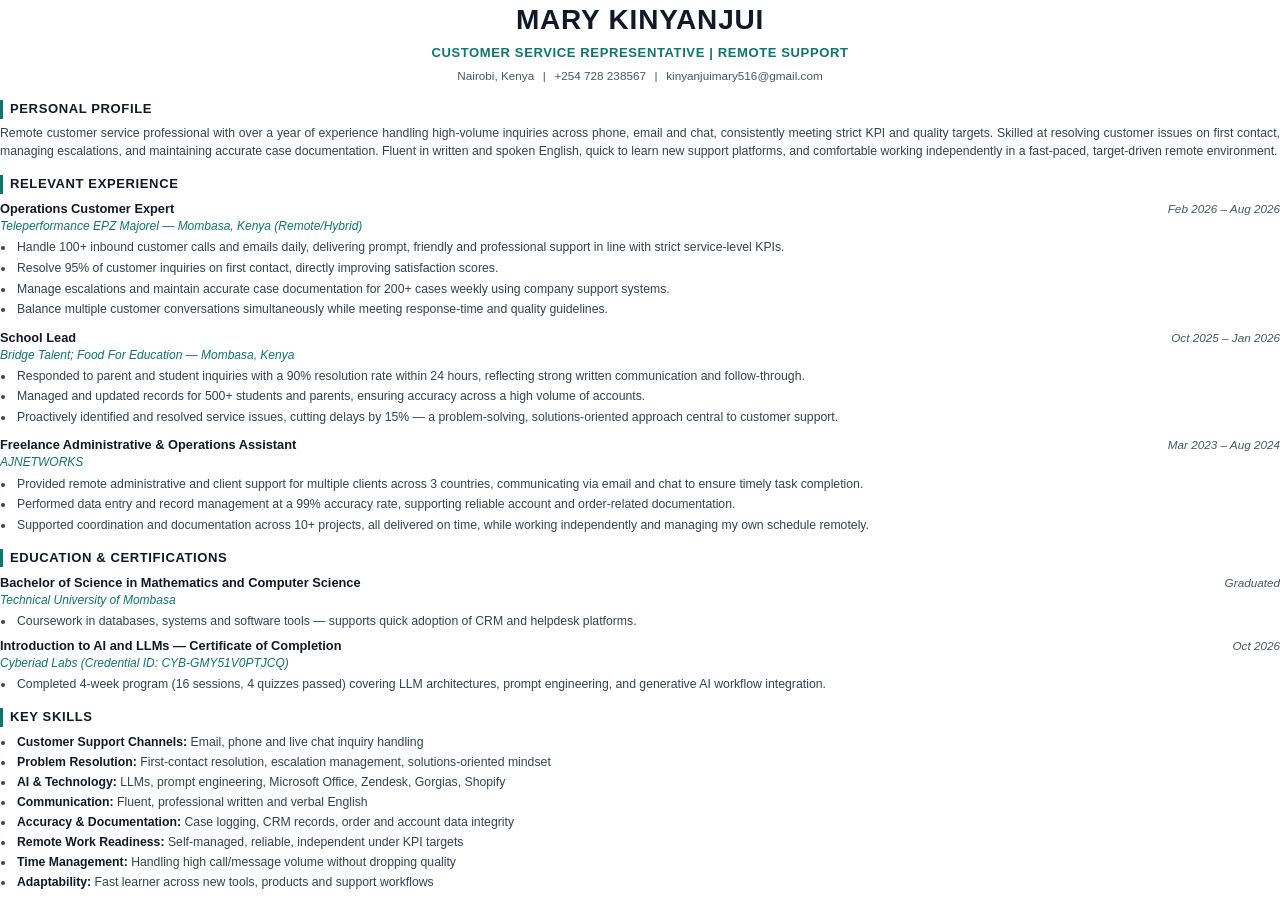
<file: cv_print.html>
<!DOCTYPE html>
<html lang="en">
<head>
  <meta charset="UTF-8">
  <title>Mary Kinyanjui - CV</title>
  <style>
    @page {
      size: A4 portrait;
      margin: 14mm 16mm 14mm 16mm;
    }
    *, *::before, *::after {
      box-sizing: border-box;
      margin: 0;
      padding: 0;
    }
    body {
      font-family: 'Segoe UI', -apple-system, BlinkMacSystemFont, Roboto, Helvetica, Arial, sans-serif;
      color: #374151;
      font-size: 9.2pt;
      line-height: 1.42;
      background-color: #ffffff;
      -webkit-print-color-adjust: exact;
      print-color-adjust: exact;
    }
    
    .header {
      text-align: center;
      margin-bottom: 12pt;
    }
    .name {
      font-size: 21pt;
      font-weight: 700;
      letter-spacing: 0.8px;
      color: #111827;
      margin-bottom: 3pt;
      text-transform: uppercase;
    }
    .role-title {
      font-size: 9.8pt;
      font-weight: 600;
      letter-spacing: 0.6px;
      color: #0f766e;
      margin-bottom: 4pt;
      text-transform: uppercase;
    }
    .contact-info {
      font-size: 8.8pt;
      color: #4b5563;
    }
    .contact-info span {
      margin: 0 4pt;
    }
    .contact-info a {
      color: #4b5563;
      text-decoration: none;
    }

    .section {
      margin-bottom: 11pt;
    }
    .section-title {
      display: flex;
      align-items: center;
      border-left: 3.5px solid #0f766e;
      padding-left: 7px;
      font-size: 9.8pt;
      font-weight: 700;
      letter-spacing: 0.6px;
      text-transform: uppercase;
      color: #111827;
      margin-bottom: 5pt;
    }

    .profile-text {
      color: #374151;
      text-align: justify;
      line-height: 1.42;
    }

    .job-item {
      margin-bottom: 7.5pt;
    }
    .job-header {
      display: flex;
      justify-content: space-between;
      align-items: baseline;
    }
    .job-title {
      font-size: 9.6pt;
      font-weight: 700;
      color: #111827;
    }
    .job-date {
      font-size: 8.8pt;
      font-style: italic;
      color: #4b5563;
      white-space: nowrap;
    }
    .job-company {
      font-size: 9pt;
      font-style: italic;
      color: #0f766e;
      margin-bottom: 3pt;
    }

    ul.bullet-list {
      list-style-type: disc;
      padding-left: 15px;
      margin: 0;
    }
    ul.bullet-list li {
      margin-bottom: 2.4pt;
      padding-left: 2px;
    }

    .edu-item {
      margin-bottom: 4pt;
    }
    .edu-title {
      font-size: 9.6pt;
      font-weight: 700;
      color: #111827;
    }
    .edu-institution {
      font-size: 9pt;
      font-style: italic;
      color: #0f766e;
      margin-bottom: 3pt;
    }

    .skills-grid {
      display: grid;
      grid-template-columns: 1fr;
      gap: 2.5pt;
    }
    .skills-grid ul.bullet-list li {
      margin-bottom: 2pt;
    }
    .skills-grid strong {
      color: #111827;
    }
  </style>
</head>
<body>

  <div class="header">
    <h1 class="name">MARY KINYANJUI</h1>
    <div class="role-title">CUSTOMER SERVICE REPRESENTATIVE | REMOTE SUPPORT</div>
    <div class="contact-info">
      Nairobi, Kenya <span>|</span> +254 728 238567 <span>|</span> <a href="mailto:kinyanjuimary516@gmail.com">kinyanjuimary516@gmail.com</a>
    </div>
  </div>

  <div class="section">
    <div class="section-title">Personal Profile</div>
    <p class="profile-text">
      Remote customer service professional with over a year of experience handling high-volume inquiries across phone, email and chat, consistently meeting strict KPI and quality targets. Skilled at resolving customer issues on first contact, managing escalations, and maintaining accurate case documentation. Fluent in written and spoken English, quick to learn new support platforms, and comfortable working independently in a fast-paced, target-driven remote environment.
    </p>
  </div>

  <div class="section">
    <div class="section-title">Relevant Experience</div>
    
    <div class="job-item">
      <div class="job-header">
        <span class="job-title">Operations Customer Expert</span>
        <span class="job-date">Feb 2026 – Aug 2026</span>
      </div>
      <div class="job-company">Teleperformance EPZ Majorel — Mombasa, Kenya (Remote/Hybrid)</div>
      <ul class="bullet-list">
        <li>Handle 100+ inbound customer calls and emails daily, delivering prompt, friendly and professional support in line with strict service-level KPIs.</li>
        <li>Resolve 95% of customer inquiries on first contact, directly improving satisfaction scores.</li>
        <li>Manage escalations and maintain accurate case documentation for 200+ cases weekly using company support systems.</li>
        <li>Balance multiple customer conversations simultaneously while meeting response-time and quality guidelines.</li>
      </ul>
    </div>

    <div class="job-item">
      <div class="job-header">
        <span class="job-title">School Lead</span>
        <span class="job-date">Oct 2025 – Jan 2026</span>
      </div>
      <div class="job-company">Bridge Talent; Food For Education — Mombasa, Kenya</div>
      <ul class="bullet-list">
        <li>Responded to parent and student inquiries with a 90% resolution rate within 24 hours, reflecting strong written communication and follow-through.</li>
        <li>Managed and updated records for 500+ students and parents, ensuring accuracy across a high volume of accounts.</li>
        <li>Proactively identified and resolved service issues, cutting delays by 15% — a problem-solving, solutions-oriented approach central to customer support.</li>
      </ul>
    </div>

    <div class="job-item">
      <div class="job-header">
        <span class="job-title">Freelance Administrative & Operations Assistant</span>
        <span class="job-date">Mar 2023 – Aug 2024</span>
      </div>
      <div class="job-company">AJNETWORKS</div>
      <ul class="bullet-list">
        <li>Provided remote administrative and client support for multiple clients across 3 countries, communicating via email and chat to ensure timely task completion.</li>
        <li>Performed data entry and record management at a 99% accuracy rate, supporting reliable account and order-related documentation.</li>
        <li>Supported coordination and documentation across 10+ projects, all delivered on time, while working independently and managing my own schedule remotely.</li>
      </ul>
    </div>
  </div>

  <div class="section">
    <div class="section-title">Education & Certifications</div>
    <div class="edu-item">
      <div class="job-header">
        <span class="edu-title">Bachelor of Science in Mathematics and Computer Science</span>
        <span class="job-date">Graduated</span>
      </div>
      <div class="edu-institution">Technical University of Mombasa</div>
      <ul class="bullet-list">
        <li>Coursework in databases, systems and software tools — supports quick adoption of CRM and helpdesk platforms.</li>
      </ul>
    </div>
    <div class="edu-item" style="margin-top: 5pt;">
      <div class="job-header">
        <span class="edu-title">Introduction to AI and LLMs — Certificate of Completion</span>
        <span class="job-date">Oct 2026</span>
      </div>
      <div class="edu-institution">Cyberiad Labs (Credential ID: CYB-GMY51V0PTJCQ)</div>
      <ul class="bullet-list">
        <li>Completed 4-week program (16 sessions, 4 quizzes passed) covering LLM architectures, prompt engineering, and generative AI workflow integration.</li>
      </ul>
    </div>
  </div>

  <div class="section" style="margin-bottom: 0;">
    <div class="section-title">Key Skills</div>
    <div class="skills-grid">
      <ul class="bullet-list">
        <li><strong>Customer Support Channels:</strong> Email, phone and live chat inquiry handling</li>
        <li><strong>Problem Resolution:</strong> First-contact resolution, escalation management, solutions-oriented mindset</li>
        <li><strong>AI & Technology:</strong> LLMs, prompt engineering, Microsoft Office, Zendesk, Gorgias, Shopify</li>
        <li><strong>Communication:</strong> Fluent, professional written and verbal English</li>
        <li><strong>Accuracy & Documentation:</strong> Case logging, CRM records, order and account data integrity</li>
        <li><strong>Remote Work Readiness:</strong> Self-managed, reliable, independent under KPI targets</li>
        <li><strong>Time Management:</strong> Handling high call/message volume without dropping quality</li>
        <li><strong>Adaptability:</strong> Fast learner across new tools, products and support workflows</li>
      </ul>
    </div>
  </div>

</body>
</html>
</file>
<file: styles.css>
/* -------------------------------------------------------------
 * Custom Stylesheet - Mary Kinyanjui Portfolio
 * Aesthetics: Sleek dark-first mode, Glassmorphism, smooth animations,
 * fluid responsiveness, and premium developer-focused gradients.
 * ------------------------------------------------------------- */

/* Reset & Base Styles */
*, *::before, *::after {
  box-sizing: border-box;
  margin: 0;
  padding: 0;
}

:root {
  /* HSL Color Palette - Dark Theme Tokens */
  --bg-primary: hsl(222, 47%, 11%);
  --bg-secondary: hsl(223, 47%, 7%);
  --bg-alt: hsl(222, 47%, 14%);
  --text-primary: hsl(210, 40%, 98%);
  --text-secondary: hsl(215, 20%, 75%);
  --text-muted: hsl(215, 16%, 57%);
  
  --accent-primary: hsl(171, 77%, 40%); /* Teal */
  --accent-primary-hover: hsl(171, 77%, 34%);
  --accent-secondary: hsl(250, 95%, 70%); /* Purple */
  
  --card-bg: rgba(30, 41, 59, 0.4);
  --card-border: rgba(255, 255, 255, 0.06);
  --nav-bg: rgba(15, 23, 42, 0.8);
  --shadow-sm: 0 2px 8px rgba(0, 0, 0, 0.3);
  --shadow-md: 0 8px 30px rgba(0, 0, 0, 0.4);
  --shadow-lg: 0 16px 40px rgba(0, 0, 0, 0.5);
  
  --radius-sm: 8px;
  --radius-md: 16px;
  --radius-lg: 24px;
  --transition: all 0.3s cubic-bezier(0.4, 0, 0.2, 1);
  --font-sans: 'Inter', sans-serif;
  --font-display: 'Outfit', sans-serif;
}

[data-theme="light"] {
  /* HSL Color Palette - Light Theme Tokens */
  --bg-primary: hsl(210, 40%, 98%);
  --bg-secondary: hsl(0, 0%, 100%);
  --bg-alt: hsl(210, 40%, 95%);
  --text-primary: hsl(222, 47%, 11%);
  --text-secondary: hsl(215, 25%, 27%);
  --text-muted: hsl(215, 16%, 45%);
  
  --accent-primary: hsl(171, 77%, 34%); /* Teal */
  --accent-primary-hover: hsl(171, 77%, 28%);
  --accent-secondary: hsl(250, 75%, 55%); /* Purple */
  
  --card-bg: rgba(255, 255, 255, 0.75);
  --card-border: rgba(0, 0, 0, 0.06);
  --nav-bg: rgba(255, 255, 255, 0.85);
  --shadow-sm: 0 2px 8px rgba(0, 0, 0, 0.05);
  --shadow-md: 0 8px 30px rgba(0, 0, 0, 0.08);
  --shadow-lg: 0 16px 40px rgba(0, 0, 0, 0.1);
}

html {
  scroll-behavior: smooth;
  scroll-padding-top: 80px;
}

body {
  background-color: var(--bg-primary);
  color: var(--text-primary);
  font-family: var(--font-sans);
  line-height: 1.6;
  overflow-x: hidden;
  transition: background-color 0.4s ease, color 0.4s ease;
}

a {
  color: inherit;
  text-decoration: none;
}

ul {
  list-style: none;
}

img {
  max-width: 100%;
  height: auto;
}

.container {
  max-width: 1200px;
  margin: 0 auto;
  padding: 0 2rem;
}

.section-padding {
  padding: 8rem 0;
}

.bg-alt {
  background-color: var(--bg-alt);
}

/* Scrollbar Customization */
::-webkit-scrollbar {
  width: 10px;
}
::-webkit-scrollbar-track {
  background: var(--bg-secondary);
}
::-webkit-scrollbar-thumb {
  background: var(--text-muted);
  border-radius: 5px;
  border: 2px solid var(--bg-secondary);
}
::-webkit-scrollbar-thumb:hover {
  background: var(--accent-primary);
}

/* Headers */
h1, h2, h3, h4 {
  font-family: var(--font-display);
  font-weight: 700;
  letter-spacing: -0.02em;
}

/* Navigation Bar */
.navbar {
  position: fixed;
  top: 0;
  left: 0;
  width: 100%;
  z-index: 1000;
  background-color: var(--nav-bg);
  backdrop-filter: blur(12px);
  -webkit-backdrop-filter: blur(12px);
  border-bottom: 1px solid var(--card-border);
  transition: var(--transition);
}

.nav-container {
  display: flex;
  justify-content: space-between;
  align-items: center;
  height: 80px;
  max-width: 1200px;
  margin: 0 auto;
  padding: 0 2rem;
}

.nav-logo {
  display: flex;
  align-items: center;
  gap: 0.5rem;
  font-size: 1.5rem;
  font-weight: 800;
  font-family: var(--font-display);
}

.logo-m {
  background: linear-gradient(135deg, var(--accent-primary), var(--accent-secondary));
  color: white;
  width: 32px;
  height: 32px;
  display: flex;
  align-items: center;
  justify-content: center;
  border-radius: 8px;
  font-size: 1.2rem;
}

.nav-menu {
  display: flex;
  align-items: center;
  gap: 2.5rem;
}

.nav-link {
  font-size: 0.95rem;
  font-weight: 500;
  color: var(--text-secondary);
  position: relative;
  transition: var(--transition);
}

.nav-link::after {
  content: '';
  position: absolute;
  bottom: -6px;
  left: 0;
  width: 0;
  height: 2px;
  background: var(--accent-primary);
  transition: var(--transition);
}

.nav-link:hover {
  color: var(--text-primary);
}

.nav-link:hover::after {
  width: 100%;
}

.btn-contact {
  padding: 0.5rem 1.2rem;
  border-radius: var(--radius-sm);
  background: linear-gradient(135deg, rgba(171, 77, 40, 0.1), rgba(250, 95, 70, 0.1));
  border: 1px solid var(--accent-primary);
  color: var(--accent-primary) !important;
}

.btn-contact:hover {
  background: var(--accent-primary);
  color: white !important;
  box-shadow: 0 0 15px rgba(20, 184, 166, 0.4);
}

.nav-actions {
  display: flex;
  align-items: center;
  gap: 1rem;
}

.theme-btn {
  background: none;
  border: 1px solid var(--card-border);
  color: var(--text-secondary);
  cursor: pointer;
  width: 40px;
  height: 40px;
  border-radius: 50%;
  display: flex;
  align-items: center;
  justify-content: center;
  transition: var(--transition);
}

.theme-btn:hover {
  color: var(--text-primary);
  border-color: var(--text-muted);
}

.theme-btn .icon {
  width: 20px;
  height: 20px;
}

/* Hide light/dark mode icon statefully */
[data-theme="dark"] .icon-sun { display: none; }
[data-theme="light"] .icon-moon { display: none; }

.mobile-toggle {
  display: none;
  flex-direction: column;
  gap: 5px;
  background: none;
  border: none;
  cursor: pointer;
  padding: 5px;
}

.mobile-toggle span {
  display: block;
  width: 25px;
  height: 2px;
  background-color: var(--text-primary);
  transition: var(--transition);
}

/* Hero Section */
.hero-section {
  position: relative;
  min-height: 100vh;
  display: flex;
  align-items: center;
  padding-top: 100px;
  overflow: hidden;
}

.hero-bg-blobs {
  position: absolute;
  top: 0;
  left: 0;
  width: 100%;
  height: 100%;
  z-index: 0;
  pointer-events: none;
}

.blob {
  position: absolute;
  border-radius: 50%;
  filter: blur(100px);
  opacity: 0.15;
  animation: float 20s infinite alternate;
}

[data-theme="light"] .blob {
  opacity: 0.08;
}

.blob-1 {
  width: 400px;
  height: 400px;
  background-color: var(--accent-primary);
  top: -10%;
  right: 10%;
}

.blob-2 {
  width: 500px;
  height: 500px;
  background-color: var(--accent-secondary);
  bottom: -10%;
  left: -5%;
  animation-delay: -5s;
}

@keyframes float {
  0% { transform: translate(0, 0) scale(1); }
  50% { transform: translate(50px, 30px) scale(1.1); }
  100% { transform: translate(-30px, -50px) scale(0.9); }
}

.hero-container {
  display: grid;
  grid-template-columns: 1.2fr 0.8fr;
  align-items: center;
  gap: 4rem;
  z-index: 1;
}

.hero-badge {
  display: inline-flex;
  align-items: center;
  gap: 0.5rem;
  padding: 0.6rem 1.2rem;
  border-radius: 50px;
  background-color: var(--card-bg);
  border: 1px solid var(--card-border);
  font-size: 0.85rem;
  font-weight: 600;
  color: var(--accent-primary);
  margin-bottom: 2rem;
}

.badge-dot {
  width: 8px;
  height: 8px;
  background-color: var(--accent-primary);
  border-radius: 50%;
  animation: pulse 2s infinite;
}

@keyframes pulse {
  0% { transform: scale(0.9); opacity: 1; box-shadow: 0 0 0 0 rgba(20, 184, 166, 0.7); }
  70% { transform: scale(1); opacity: 0.5; box-shadow: 0 0 0 8px rgba(20, 184, 166, 0); }
  100% { transform: scale(0.9); opacity: 1; box-shadow: 0 0 0 0 rgba(20, 184, 166, 0); }
}

.hero-title {
  font-size: 3.8rem;
  line-height: 1.1;
  margin-bottom: 1.5rem;
}

.gradient-text {
  background: linear-gradient(135deg, var(--accent-primary), var(--accent-secondary));
  -webkit-background-clip: text;
  -webkit-text-fill-color: transparent;
}

.hero-subtitle {
  font-size: 1.2rem;
  color: var(--text-secondary);
  margin-bottom: 2.5rem;
  max-width: 600px;
}

.hero-cta {
  display: flex;
  gap: 1rem;
}

/* Buttons */
.btn {
  display: inline-flex;
  align-items: center;
  justify-content: center;
  padding: 0.8rem 2rem;
  border-radius: var(--radius-sm);
  font-weight: 600;
  font-size: 1rem;
  cursor: pointer;
  transition: var(--transition);
}

.btn-primary {
  background: linear-gradient(135deg, var(--accent-primary), var(--accent-secondary));
  color: white;
  border: none;
  box-shadow: 0 4px 20px rgba(20, 184, 166, 0.2);
}

.btn-primary:hover {
  transform: translateY(-2px);
  box-shadow: 0 8px 25px rgba(20, 184, 166, 0.35);
}

.btn-secondary {
  background-color: var(--card-bg);
  color: var(--text-primary);
  border: 1px solid var(--card-border);
}

.btn-secondary:hover {
  background-color: var(--bg-alt);
  border-color: var(--text-muted);
}

.btn-cv-hero {
  gap: 0.5rem;
}

.btn-cv-hero svg {
  transition: var(--transition);
}

.btn-cv-hero:hover svg {
  transform: translateY(2px);
}

.cv-link-inline {
  display: inline-flex;
  align-items: center;
  gap: 0.35rem;
  color: var(--accent-primary);
  font-weight: 600;
  margin-left: 0.4rem;
  text-decoration: none;
  transition: var(--transition);
}

.cv-link-inline:hover {
  text-decoration: underline;
  color: var(--accent-primary-hover);
}

.btn-block {
  width: 100%;
}

/* Visual Card Mockup */
.hero-visual {
  display: flex;
  justify-content: center;
}

.visual-card {
  width: 100%;
  max-width: 450px;
  background-color: rgba(15, 23, 42, 0.65);
  backdrop-filter: blur(15px);
  -webkit-backdrop-filter: blur(15px);
  border: 1px solid var(--card-border);
  border-radius: var(--radius-md);
  overflow: hidden;
  box-shadow: var(--shadow-lg);
}

.card-header {
  display: flex;
  align-items: center;
  gap: 0.5rem;
  padding: 1rem 1.5rem;
  background-color: rgba(0, 0, 0, 0.2);
  border-bottom: 1px solid var(--card-border);
}

.dot {
  width: 12px;
  height: 12px;
  border-radius: 50%;
}

.dot.red { background-color: #ef4444; }
.dot.yellow { background-color: #f59e0b; }
.dot.green { background-color: #10b981; }

.card-title {
  font-family: monospace;
  font-size: 0.85rem;
  color: var(--text-muted);
  margin-left: 0.5rem;
}

.card-body {
  padding: 1.5rem;
  font-family: monospace;
  font-size: 0.9rem;
}

.code-line {
  margin-bottom: 0.5rem;
  color: #94a3b8;
}

.code-keyword { color: #f43f5e; }
.code-prop { color: #38bdf8; }
.code-val { color: #34d399; }
.code-comment { color: #64748b; font-style: italic; }
.indent { padding-left: 1.5rem; }

/* Scroll Indicator */
.scroll-indicator {
  position: absolute;
  bottom: 2rem;
  left: 50%;
  transform: translateX(-50%);
  display: flex;
  justify-content: center;
  z-index: 1;
}

.mouse {
  width: 26px;
  height: 44px;
  border: 2px solid var(--text-muted);
  border-radius: 20px;
  display: flex;
  justify-content: center;
  padding-top: 8px;
}

.wheel {
  width: 4px;
  height: 8px;
  background-color: var(--accent-primary);
  border-radius: 2px;
  animation: scrollMouse 1.8s infinite;
}

@keyframes scrollMouse {
  0% { transform: translateY(0); opacity: 1; }
  100% { transform: translateY(14px); opacity: 0; }
}

/* Section Header */
.section-header {
  margin-bottom: 4rem;
}

.section-header.align-center {
  text-align: center;
}

.section-title {
  font-size: 2.5rem;
  margin-bottom: 0.8rem;
}

.section-underline {
  width: 60px;
  height: 4px;
  background: linear-gradient(90deg, var(--accent-primary), var(--accent-secondary));
  margin: 0 auto;
  border-radius: 2px;
}

.section-description {
  color: var(--text-secondary);
  margin-top: 1rem;
  font-size: 1.1rem;
}

/* About Grid */
.about-grid {
  display: grid;
  grid-template-columns: 1fr 1fr;
  gap: 4rem;
  align-items: center;
}

.about-text-column h3 {
  font-size: 1.8rem;
  margin-bottom: 1.5rem;
}

.about-text-column p {
  color: var(--text-secondary);
  margin-bottom: 1.5rem;
}

.metrics-grid {
  display: grid;
  grid-template-columns: repeat(3, 1fr);
  gap: 1.5rem;
  margin-top: 2.5rem;
}

.metric-item {
  display: flex;
  flex-direction: column;
}

.metric-number {
  font-family: var(--font-display);
  font-size: 2.2rem;
  font-weight: 800;
  color: var(--accent-primary);
}

.metric-label {
  font-size: 0.85rem;
  color: var(--text-muted);
}

.about-card-column {
  display: flex;
  flex-direction: column;
  gap: 1.5rem;
}

.feature-card {
  display: flex;
  gap: 1.5rem;
  padding: 1.5rem;
  background-color: var(--card-bg);
  border: 1px solid var(--card-border);
  border-radius: var(--radius-md);
  transition: var(--transition);
}

.feature-card:hover {
  transform: translateY(-5px);
  border-color: var(--accent-primary);
}

.feature-icon {
  background: linear-gradient(135deg, rgba(20, 184, 166, 0.1), rgba(139, 92, 246, 0.1));
  color: var(--accent-primary);
  width: 50px;
  height: 50px;
  border-radius: 12px;
  display: flex;
  align-items: center;
  justify-content: center;
  flex-shrink: 0;
}

.feature-card h4 {
  font-size: 1.15rem;
  margin-bottom: 0.4rem;
}

.feature-card p {
  font-size: 0.95rem;
  color: var(--text-secondary);
}

/* Experience Timeline */
.timeline {
  position: relative;
  max-width: 900px;
  margin: 0 auto;
  padding-left: 2rem;
}

.timeline::after {
  content: '';
  position: absolute;
  top: 0;
  left: 0.45rem;
  width: 2px;
  height: 100%;
  background-color: var(--card-border);
}

.timeline-item {
  position: relative;
  margin-bottom: 3.5rem;
}

.timeline-item:last-child {
  margin-bottom: 0;
}

.timeline-marker {
  position: absolute;
  top: 0.45rem;
  left: -2rem;
  width: 16px;
  height: 16px;
  border-radius: 50%;
  background-color: var(--bg-primary);
  border: 3px solid var(--accent-primary);
  z-index: 2;
  transition: var(--transition);
}

.timeline-item:hover .timeline-marker {
  background-color: var(--accent-primary);
  box-shadow: 0 0 10px var(--accent-primary);
}

.timeline-content {
  background-color: var(--card-bg);
  border: 1px solid var(--card-border);
  border-radius: var(--radius-md);
  padding: 2rem;
  box-shadow: var(--shadow-sm);
  transition: var(--transition);
}

.timeline-item:hover .timeline-content {
  box-shadow: var(--shadow-md);
  border-color: rgba(255, 255, 255, 0.15);
}

.timeline-date {
  font-size: 0.85rem;
  font-weight: 700;
  color: var(--accent-primary);
  text-transform: uppercase;
  letter-spacing: 0.05em;
}

.timeline-role {
  font-size: 1.5rem;
  margin: 0.5rem 0 0.2rem 0;
}

.timeline-company {
  font-size: 0.95rem;
  color: var(--text-muted);
  margin-bottom: 1.2rem;
  font-weight: 500;
}

.timeline-details {
  list-style-type: disc;
  padding-left: 1.2rem;
  color: var(--text-secondary);
  font-size: 0.95rem;
}

.timeline-details li {
  margin-bottom: 0.6rem;
}

.timeline-details li:last-child {
  margin-bottom: 0;
}

/* Projects Filter & Grid */
.project-filters {
  display: flex;
  justify-content: center;
  gap: 1rem;
  margin-bottom: 3.5rem;
  flex-wrap: wrap;
}

.filter-btn {
  background-color: var(--card-bg);
  border: 1px solid var(--card-border);
  color: var(--text-secondary);
  padding: 0.6rem 1.5rem;
  border-radius: 50px;
  font-weight: 600;
  cursor: pointer;
  transition: var(--transition);
}

.filter-btn:hover, .filter-btn.active {
  background: linear-gradient(135deg, var(--accent-primary), var(--accent-secondary));
  color: white;
  border-color: transparent;
  box-shadow: 0 4px 15px rgba(20, 184, 166, 0.2);
}

.projects-grid {
  display: grid;
  grid-template-columns: repeat(auto-fill, minmax(340px, 1fr));
  gap: 2rem;
}

.project-card {
  background-color: var(--card-bg);
  border: 1px solid var(--card-border);
  border-radius: var(--radius-md);
  overflow: hidden;
  display: flex;
  flex-direction: column;
  height: 100%;
  box-shadow: var(--shadow-sm);
  transition: var(--transition);
}

.project-card:hover {
  transform: translateY(-8px);
  box-shadow: var(--shadow-lg);
  border-color: var(--accent-primary);
}

.project-header {
  display: flex;
  justify-content: space-between;
  align-items: center;
  padding: 1.5rem 1.5rem 0.5rem 1.5rem;
}

.project-tag {
  font-size: 0.8rem;
  font-weight: 600;
  color: var(--accent-primary);
  background-color: rgba(20, 184, 166, 0.1);
  padding: 0.3rem 0.8rem;
  border-radius: 50px;
}

.project-link {
  color: var(--text-secondary);
  transition: var(--transition);
}

.project-link:hover {
  color: var(--accent-primary);
}

.project-content {
  padding: 1rem 1.5rem 1.5rem 1.5rem;
  display: flex;
  flex-direction: column;
  flex-grow: 1;
}

.project-content h3 {
  font-size: 1.3rem;
  margin-bottom: 0.8rem;
}

.project-content p {
  color: var(--text-secondary);
  font-size: 0.95rem;
  margin-bottom: 1.5rem;
  flex-grow: 1;
}

.project-tech {
  display: flex;
  gap: 0.5rem;
  flex-wrap: wrap;
}

.project-tech span {
  font-family: monospace;
  font-size: 0.8rem;
  background-color: var(--bg-primary);
  color: var(--text-secondary);
  padding: 0.2rem 0.6rem;
  border-radius: 4px;
  border: 1px solid var(--card-border);
}

/* Skills Cards */
.skills-grid {
  display: grid;
  grid-template-columns: repeat(3, 1fr);
  gap: 2.5rem;
}

.skills-card {
  background-color: var(--card-bg);
  border: 1px solid var(--card-border);
  border-radius: var(--radius-md);
  padding: 2.5rem;
  box-shadow: var(--shadow-sm);
  transition: var(--transition);
}

.skills-card:hover {
  border-color: rgba(255, 255, 255, 0.12);
  box-shadow: var(--shadow-md);
}

.skills-card h3 {
  font-size: 1.4rem;
  margin-bottom: 2rem;
  position: relative;
  padding-bottom: 0.8rem;
}

.skills-card h3::after {
  content: '';
  position: absolute;
  bottom: 0;
  left: 0;
  width: 40px;
  height: 3px;
  background-color: var(--accent-primary);
}

.skills-list {
  display: flex;
  flex-direction: column;
  gap: 1.5rem;
}

.skills-list li {
  display: flex;
  flex-direction: column;
  gap: 0.5rem;
}

.skill-name {
  font-size: 0.95rem;
  font-weight: 500;
  color: var(--text-secondary);
}

.skill-bar {
  background-color: var(--bg-primary);
  height: 6px;
  border-radius: 3px;
  overflow: hidden;
  border: 1px solid var(--card-border);
}

.skill-progress {
  background: linear-gradient(90deg, var(--accent-primary), var(--accent-secondary));
  height: 100%;
  border-radius: 3px;
  transition: width 1s cubic-bezier(0.4, 0, 0.2, 1);
}

/* Contact Grid */
.contact-grid {
  display: grid;
  grid-template-columns: 0.9fr 1.1fr;
  gap: 4rem;
  align-items: flex-start;
  max-width: 1000px;
  margin: 0 auto;
}

.contact-info h3 {
  font-size: 1.6rem;
  margin-bottom: 1rem;
}

.contact-info p {
  color: var(--text-secondary);
  margin-bottom: 2rem;
}

.contact-links {
  display: flex;
  flex-direction: column;
  gap: 1.5rem;
}

.info-item {
  display: flex;
  align-items: center;
  gap: 1.2rem;
  font-size: 1.05rem;
  color: var(--text-secondary);
  transition: var(--transition);
}

.info-item svg {
  color: var(--accent-primary);
  flex-shrink: 0;
}

a.info-item:hover {
  color: var(--accent-primary);
  transform: translateX(4px);
}

/* Form Styles */
.contact-form {
  background-color: var(--card-bg);
  border: 1px solid var(--card-border);
  padding: 2.5rem;
  border-radius: var(--radius-md);
  box-shadow: var(--shadow-md);
}

.form-group {
  margin-bottom: 1.5rem;
}

.form-group label {
  display: block;
  font-size: 0.9rem;
  font-weight: 600;
  margin-bottom: 0.5rem;
  color: var(--text-secondary);
}

.form-group input, .form-group textarea {
  width: 100%;
  padding: 0.8rem 1.2rem;
  background-color: var(--bg-primary);
  border: 1px solid var(--card-border);
  border-radius: var(--radius-sm);
  color: var(--text-primary);
  font-family: inherit;
  font-size: 1rem;
  transition: var(--transition);
}

.form-group input:focus, .form-group textarea:focus {
  outline: none;
  border-color: var(--accent-primary);
  box-shadow: 0 0 10px rgba(20, 184, 166, 0.15);
}

/* Footer Section */
.footer {
  border-top: 1px solid var(--card-border);
  background-color: var(--bg-secondary);
  padding: 3rem 0;
}

.footer-content {
  display: flex;
  justify-content: space-between;
  align-items: center;
  flex-wrap: wrap;
  gap: 1.5rem;
  color: var(--text-muted);
  font-size: 0.95rem;
}

.footer-socials {
  display: flex;
  gap: 2rem;
}

.footer-socials a {
  color: var(--text-secondary);
  transition: var(--transition);
}

.footer-socials a:hover {
  color: var(--accent-primary);
}

/* Entrance Animations */
.reveal {
  opacity: 0;
  transform: translateY(30px);
  transition: opacity 0.8s ease, transform 0.8s ease;
}

.reveal.active {
  opacity: 1;
  transform: translateY(0);
}

/* Badge Tag */
.badge-tag {
  display: inline-block;
  font-size: 0.8rem;
  font-weight: 700;
  text-transform: uppercase;
  letter-spacing: 0.08em;
  color: var(--accent-primary);
  background: rgba(20, 184, 166, 0.12);
  border: 1px solid rgba(20, 184, 166, 0.25);
  padding: 0.35rem 1rem;
  border-radius: 50px;
  margin-bottom: 0.8rem;
}

/* Button Variants */
.btn-sm {
  padding: 0.55rem 1.15rem;
  font-size: 0.88rem;
  display: inline-flex;
  align-items: center;
  gap: 0.4rem;
}

.btn-outline-sm {
  display: inline-flex;
  align-items: center;
  gap: 0.4rem;
  background-color: var(--card-bg);
  border: 1px solid var(--card-border);
  color: var(--text-secondary);
  padding: 0.5rem 1rem;
  border-radius: var(--radius-sm);
  font-size: 0.85rem;
  font-weight: 600;
  cursor: pointer;
  transition: var(--transition);
  text-decoration: none;
}

.btn-outline-sm:hover {
  background-color: var(--bg-alt);
  border-color: var(--accent-primary);
  color: var(--text-primary);
  transform: translateY(-2px);
}

/* Certifications Section */
.certifications-section {
  position: relative;
}

.cert-grid {
  max-width: 1100px;
  margin: 0 auto;
}

.cert-card-featured {
  display: grid;
  grid-template-columns: 1.05fr 1.25fr;
  gap: 3.5rem;
  background: var(--card-bg);
  border: 1px solid var(--card-border);
  border-radius: var(--radius-lg);
  padding: 3rem;
  box-shadow: var(--shadow-md);
  backdrop-filter: blur(16px);
  -webkit-backdrop-filter: blur(16px);
  transition: var(--transition);
  position: relative;
  overflow: hidden;
}

.cert-card-featured::before {
  content: '';
  position: absolute;
  top: 0;
  left: 0;
  right: 0;
  height: 3px;
  background: linear-gradient(90deg, var(--accent-primary), var(--accent-secondary));
}

.cert-card-featured:hover {
  border-color: rgba(20, 184, 166, 0.35);
  box-shadow: 0 20px 40px rgba(0, 0, 0, 0.35);
}

/* Certificate Preview Column */
.cert-preview-col {
  display: flex;
  flex-direction: column;
  gap: 1.2rem;
}

.cert-image-wrapper {
  position: relative;
  border-radius: var(--radius-md);
  overflow: hidden;
  border: 1px solid var(--card-border);
  box-shadow: var(--shadow-md);
  cursor: pointer;
  background: #ffffff;
  aspect-ratio: 4 / 2.85;
  display: flex;
  align-items: center;
  justify-content: center;
}

.cert-img {
  width: 100%;
  height: 100%;
  object-fit: cover;
  display: block;
  transition: transform 0.4s cubic-bezier(0.4, 0, 0.2, 1);
}

.cert-image-wrapper:hover .cert-img {
  transform: scale(1.03);
}

.cert-image-overlay {
  position: absolute;
  inset: 0;
  background: rgba(15, 23, 42, 0.55);
  backdrop-filter: blur(2px);
  -webkit-backdrop-filter: blur(2px);
  display: flex;
  align-items: center;
  justify-content: center;
  opacity: 0;
  transition: opacity 0.3s ease;
}

.cert-image-wrapper:hover .cert-image-overlay {
  opacity: 1;
}

.cert-zoom-btn {
  display: flex;
  align-items: center;
  gap: 0.5rem;
  background: rgba(255, 255, 255, 0.92);
  color: #0f172a;
  padding: 0.6rem 1.2rem;
  border-radius: 50px;
  font-weight: 700;
  font-size: 0.9rem;
  box-shadow: 0 4px 15px rgba(0, 0, 0, 0.3);
  transform: translateY(10px);
  transition: transform 0.3s ease;
}

.cert-image-wrapper:hover .cert-zoom-btn {
  transform: translateY(0);
}

.cert-badge-floating {
  position: absolute;
  top: 1rem;
  left: 1rem;
  display: flex;
  align-items: center;
  gap: 0.35rem;
  background: rgba(15, 23, 42, 0.85);
  backdrop-filter: blur(8px);
  -webkit-backdrop-filter: blur(8px);
  border: 1px solid rgba(16, 185, 129, 0.4);
  color: #10b981;
  font-size: 0.75rem;
  font-weight: 700;
  text-transform: uppercase;
  letter-spacing: 0.05em;
  padding: 0.35rem 0.75rem;
  border-radius: 50px;
  box-shadow: 0 2px 8px rgba(0, 0, 0, 0.3);
  z-index: 2;
}

.cert-preview-actions {
  display: flex;
  gap: 0.75rem;
  flex-wrap: wrap;
}

/* Certificate Info Column */
.cert-info-col {
  display: flex;
  flex-direction: column;
}

.cert-issuer-header {
  display: flex;
  justify-content: space-between;
  align-items: center;
  margin-bottom: 1rem;
  flex-wrap: wrap;
  gap: 0.75rem;
}

.cert-org {
  display: flex;
  align-items: center;
  gap: 0.75rem;
}

.cert-org-icon {
  width: 44px;
  height: 44px;
  border-radius: 12px;
  background: linear-gradient(135deg, rgba(20, 184, 166, 0.15), rgba(139, 92, 246, 0.15));
  border: 1px solid rgba(20, 184, 166, 0.3);
  color: var(--accent-primary);
  display: flex;
  align-items: center;
  justify-content: center;
  flex-shrink: 0;
}

.cert-org-name {
  font-size: 1.2rem;
  font-weight: 700;
  margin: 0;
  color: var(--text-primary);
}

.cert-program-meta {
  font-size: 0.85rem;
  color: var(--text-muted);
}

.cert-status-badge {
  display: inline-flex;
  align-items: center;
  gap: 0.4rem;
  background: rgba(16, 185, 129, 0.12);
  border: 1px solid rgba(16, 185, 129, 0.25);
  color: #10b981;
  font-size: 0.8rem;
  font-weight: 700;
  padding: 0.3rem 0.8rem;
  border-radius: 50px;
}

.status-indicator {
  width: 8px;
  height: 8px;
  background-color: #10b981;
  border-radius: 50%;
  box-shadow: 0 0 8px #10b981;
  animation: pulseStatus 2s infinite;
}

@keyframes pulseStatus {
  0% { transform: scale(0.95); box-shadow: 0 0 0 0 rgba(16, 185, 129, 0.7); }
  70% { transform: scale(1); box-shadow: 0 0 0 6px rgba(16, 185, 129, 0); }
  100% { transform: scale(0.95); box-shadow: 0 0 0 0 rgba(16, 185, 129, 0); }
}

.cert-title {
  font-size: 1.85rem;
  margin-bottom: 0.8rem;
  color: var(--text-primary);
  line-height: 1.25;
}

.cert-description {
  color: var(--text-secondary);
  font-size: 0.98rem;
  line-height: 1.6;
  margin-bottom: 1.5rem;
}

/* Meta stats box */
.cert-meta-box {
  display: grid;
  grid-template-columns: repeat(3, 1fr);
  gap: 1rem;
  padding: 1rem 1.25rem;
  background-color: var(--bg-primary);
  border: 1px solid var(--card-border);
  border-radius: var(--radius-sm);
  margin-bottom: 1.25rem;
}

.cert-meta-item {
  display: flex;
  flex-direction: column;
}

.meta-label {
  font-size: 0.75rem;
  text-transform: uppercase;
  letter-spacing: 0.05em;
  color: var(--text-muted);
  font-weight: 600;
  margin-bottom: 0.2rem;
}

.meta-value {
  font-size: 0.95rem;
  font-weight: 700;
  color: var(--text-primary);
}

/* Credential ID box */
.cert-credential-box {
  display: flex;
  align-items: center;
  justify-content: space-between;
  padding: 0.8rem 1.2rem;
  background: rgba(15, 23, 42, 0.4);
  border: 1px dashed var(--card-border);
  border-radius: var(--radius-sm);
  margin-bottom: 1.25rem;
  gap: 1rem;
}

[data-theme="light"] .cert-credential-box {
  background: rgba(241, 245, 249, 0.7);
}

.credential-info {
  display: flex;
  align-items: center;
  gap: 0.6rem;
  flex-wrap: wrap;
}

.credential-label {
  font-size: 0.85rem;
  font-weight: 600;
  color: var(--text-muted);
}

.credential-id {
  font-family: monospace;
  font-size: 0.95rem;
  font-weight: 700;
  color: var(--accent-primary);
  letter-spacing: 0.05em;
  background: rgba(20, 184, 166, 0.1);
  padding: 0.2rem 0.5rem;
  border-radius: 4px;
}

.btn-copy-id {
  display: inline-flex;
  align-items: center;
  gap: 0.4rem;
  background: var(--card-bg);
  border: 1px solid var(--card-border);
  color: var(--text-secondary);
  padding: 0.4rem 0.8rem;
  border-radius: 6px;
  font-size: 0.8rem;
  font-weight: 600;
  cursor: pointer;
  transition: var(--transition);
}

.btn-copy-id:hover {
  background: var(--bg-alt);
  color: var(--text-primary);
  border-color: var(--accent-primary);
}

.btn-copy-id.copied {
  background: rgba(16, 185, 129, 0.15);
  border-color: #10b981;
  color: #10b981;
}

/* Signers */
.cert-signers {
  font-size: 0.88rem;
  color: var(--text-muted);
  margin-bottom: 1.2rem;
  line-height: 1.5;
}

.signers-label {
  font-weight: 600;
  margin-right: 0.3rem;
}

.signers-names strong {
  color: var(--text-secondary);
}

/* Topics / Tags */
.cert-topics {
  display: flex;
  flex-wrap: wrap;
  gap: 0.5rem;
  margin-bottom: 1.75rem;
}

.cert-topic-tag {
  font-family: monospace;
  font-size: 0.8rem;
  background-color: var(--bg-primary);
  color: var(--text-secondary);
  padding: 0.25rem 0.7rem;
  border-radius: 4px;
  border: 1px solid var(--card-border);
  transition: var(--transition);
}

.cert-topic-tag:hover {
  border-color: var(--accent-primary);
  color: var(--accent-primary);
}

/* Call to action buttons row */
.cert-cta-row {
  display: flex;
  gap: 1rem;
  flex-wrap: wrap;
  margin-top: auto;
}

/* Lightbox Modal */
.cert-modal {
  position: fixed;
  inset: 0;
  z-index: 2000;
  display: flex;
  align-items: center;
  justify-content: center;
  opacity: 0;
  visibility: hidden;
  transition: opacity 0.3s ease, visibility 0.3s ease;
  padding: 1.5rem;
}

.cert-modal.active {
  opacity: 1;
  visibility: visible;
}

.cert-modal-backdrop {
  position: absolute;
  inset: 0;
  background: rgba(3, 7, 18, 0.85);
  backdrop-filter: blur(12px);
  -webkit-backdrop-filter: blur(12px);
}

.cert-modal-dialog {
  position: relative;
  max-width: 960px;
  width: 100%;
  max-height: 90vh;
  background-color: var(--bg-secondary);
  border: 1px solid var(--card-border);
  border-radius: var(--radius-md);
  box-shadow: 0 25px 60px rgba(0, 0, 0, 0.6);
  display: flex;
  flex-direction: column;
  overflow: hidden;
  z-index: 10;
  transform: scale(0.95) translateY(15px);
  transition: transform 0.3s cubic-bezier(0.4, 0, 0.2, 1);
}

.cert-modal.active .cert-modal-dialog {
  transform: scale(1) translateY(0);
}

.cert-modal-header {
  display: flex;
  justify-content: space-between;
  align-items: flex-start;
  padding: 1.25rem 1.75rem;
  border-bottom: 1px solid var(--card-border);
  background-color: rgba(15, 23, 42, 0.3);
}

.cert-modal-title-wrap {
  display: flex;
  flex-direction: column;
  gap: 0.2rem;
}

.cert-modal-org {
  font-size: 0.78rem;
  text-transform: uppercase;
  letter-spacing: 0.06em;
  color: var(--accent-primary);
  font-weight: 700;
}

.cert-modal-title {
  font-size: 1.3rem;
  margin: 0;
  color: var(--text-primary);
}

.modal-cert-subtitle {
  font-size: 0.85rem;
  color: var(--text-muted);
}

.modal-cert-subtitle code {
  color: var(--accent-primary);
}

.cert-modal-close {
  background: transparent;
  border: none;
  color: var(--text-muted);
  cursor: pointer;
  padding: 0.4rem;
  border-radius: 6px;
  display: flex;
  align-items: center;
  justify-content: center;
  transition: var(--transition);
}

.cert-modal-close:hover {
  color: var(--text-primary);
  background: rgba(255, 255, 255, 0.08);
}

.cert-modal-body {
  padding: 1.25rem;
  overflow-y: auto;
  display: flex;
  align-items: center;
  justify-content: center;
  background-color: var(--bg-primary);
}

.cert-modal-img {
  max-width: 100%;
  max-height: 62vh;
  object-fit: contain;
  border-radius: var(--radius-sm);
  box-shadow: var(--shadow-md);
  border: 1px solid var(--card-border);
}

.cert-modal-footer {
  display: flex;
  justify-content: space-between;
  align-items: center;
  padding: 1rem 1.75rem;
  border-top: 1px solid var(--card-border);
  background-color: rgba(15, 23, 42, 0.3);
  flex-wrap: wrap;
  gap: 1rem;
}

.modal-footer-left {
  display: flex;
  align-items: center;
}

.modal-verify-status {
  display: inline-flex;
  align-items: center;
  gap: 0.4rem;
  font-size: 0.85rem;
  color: #10b981;
  font-weight: 600;
}

.modal-footer-actions {
  display: flex;
  align-items: center;
  gap: 0.75rem;
}

/* Responsive Breakpoints */
@media (max-width: 1024px) {
  .hero-container {
    grid-template-columns: 1fr;
    gap: 3rem;
  }
  .hero-visual {
    order: -1;
  }
  .about-grid {
    grid-template-columns: 1fr;
    gap: 3rem;
  }
  .cert-card-featured {
    grid-template-columns: 1fr;
    gap: 2.5rem;
    padding: 2.5rem;
  }
  .skills-grid {
    grid-template-columns: repeat(2, 1fr);
  }
  .contact-grid {
    grid-template-columns: 1fr;
    gap: 3rem;
  }
}

@media (max-width: 768px) {
  .section-padding {
    padding: 5rem 0;
  }
  .hero-title {
    font-size: 2.8rem;
  }
  .cert-card-featured {
    padding: 1.5rem;
  }
  .cert-meta-box {
    grid-template-columns: 1fr;
    gap: 0.75rem;
  }
  .cert-credential-box {
    flex-direction: column;
    align-items: flex-start;
  }
  .cert-cta-row {
    flex-direction: column;
  }
  .cert-modal-footer {
    flex-direction: column;
    align-items: stretch;
  }
  .modal-footer-actions {
    flex-direction: column;
  }
  .modal-footer-actions .btn {
    width: 100%;
    justify-content: center;
  }
  .skills-grid {
    grid-template-columns: 1fr;
  }
  .mobile-toggle {
    display: flex;
  }
  .nav-menu {
    position: fixed;
    top: 80px;
    left: -100%;
    width: 100%;
    height: calc(100vh - 80px);
    background-color: var(--bg-secondary);
    flex-direction: column;
    padding: 4rem 2rem;
    gap: 2rem;
    transition: var(--transition);
    border-top: 1px solid var(--card-border);
  }
  .nav-menu.active {
    left: 0;
  }
  .btn-contact {
    width: 100%;
    text-align: center;
  }
  .metrics-grid {
    grid-template-columns: 1fr;
    gap: 1rem;
  }
}

/* ==========================================================
   Interactive "lo-fi coder" background
   ========================================================== */
#bg-canvas {
  position: fixed;
  inset: 0;
  width: 100%;
  height: 100%;
  z-index: -2;
  pointer-events: none;
}

.cursor-glow {
  position: fixed;
  top: 0;
  left: 0;
  width: 420px;
  height: 420px;
  margin: -210px 0 0 -210px;
  border-radius: 50%;
  background: radial-gradient(circle, hsla(265, 90%, 65%, 0.22), hsla(190, 90%, 55%, 0.10) 45%, transparent 70%);
  pointer-events: none;
  z-index: -1;
  opacity: 0;
  transition: opacity 0.4s ease;
  will-change: transform;
}
.cursor-glow.visible { opacity: 1; }

[data-theme="light"] .cursor-glow {
  background: radial-gradient(circle, hsla(265, 90%, 65%, 0.16), hsla(190, 90%, 55%, 0.08) 45%, transparent 70%);
}

/* Let the animated backdrop show through the sections */
.bg-alt { background-color: color-mix(in srgb, var(--bg-alt) 55%, transparent); }
.hero-section, .footer { background-color: transparent; }

.project-card:hover {
  box-shadow: 0 0 0 1px hsla(265, 90%, 70%, 0.5), 0 12px 40px hsla(265, 90%, 60%, 0.25);
}

@media (prefers-reduced-motion: reduce) {
  .cursor-glow { display: none; }
}
@media (hover: none) {
  .cursor-glow { display: none; }
}
</file>
